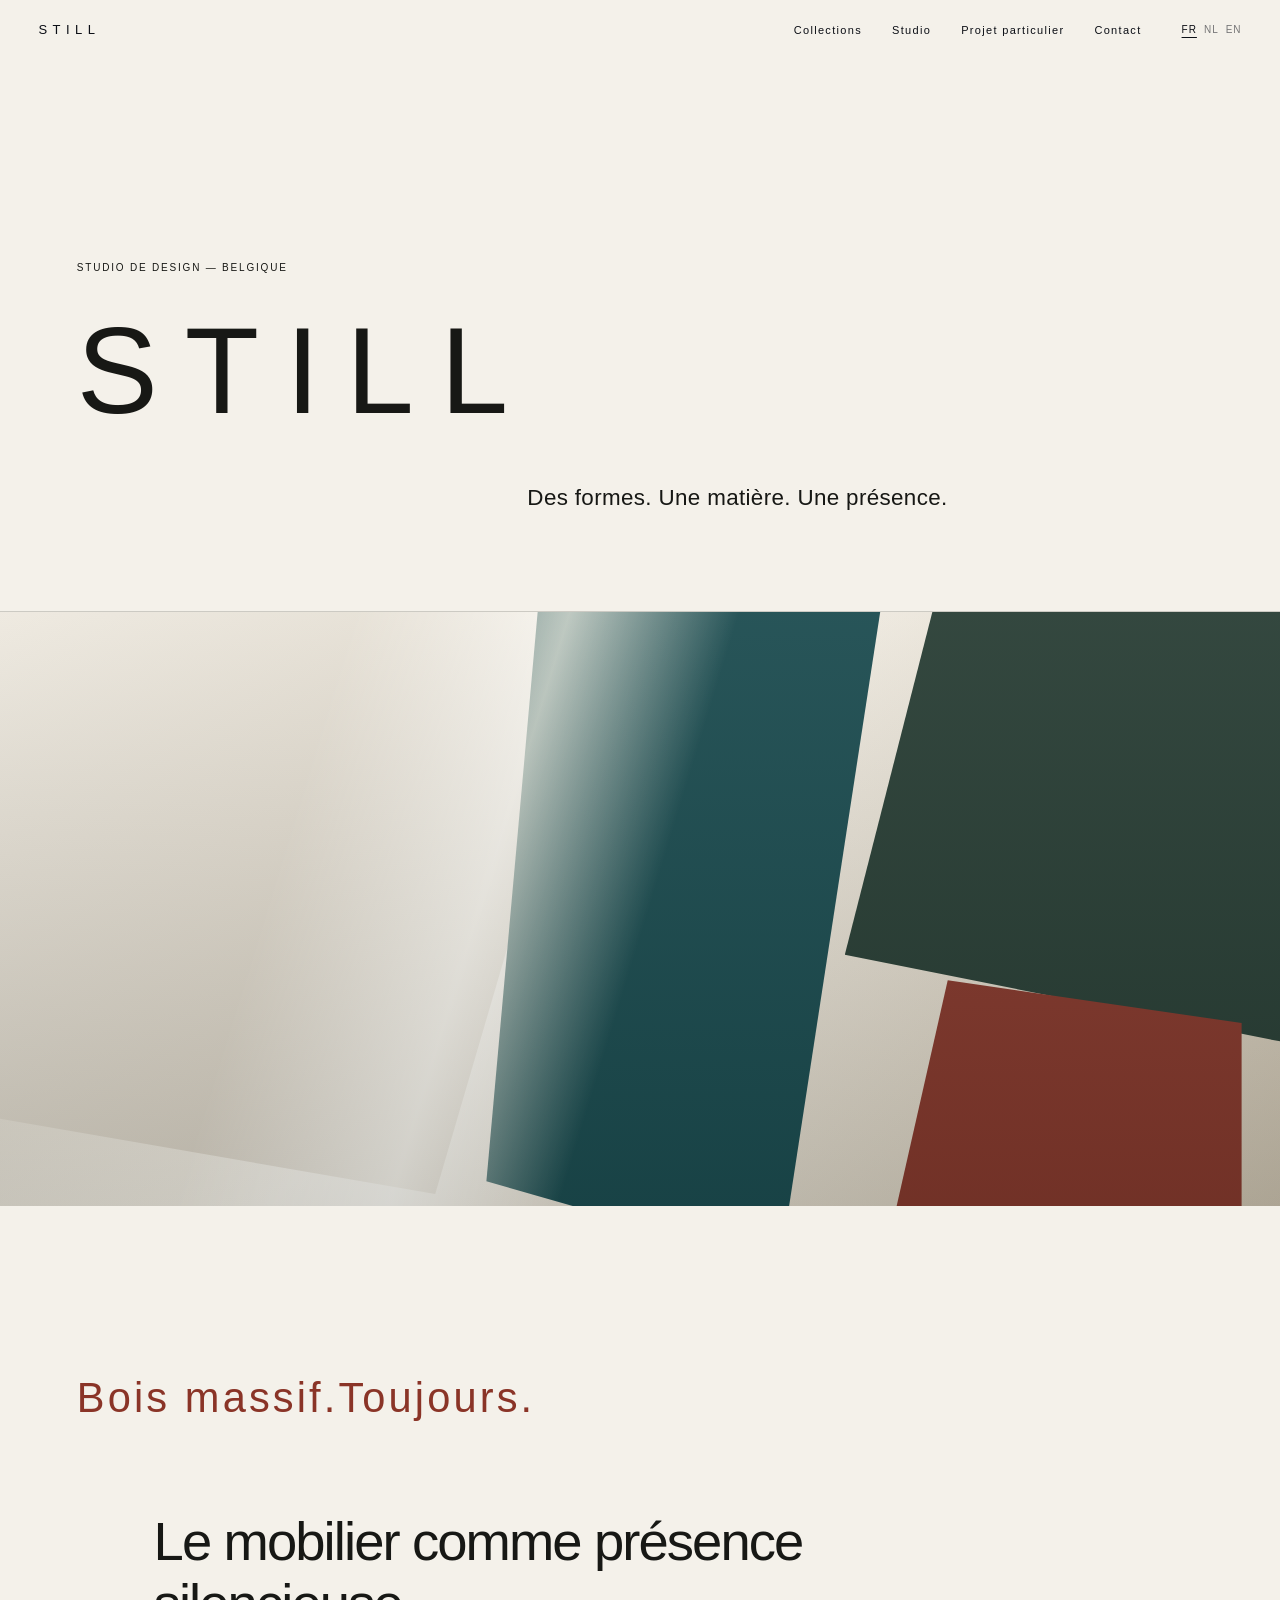
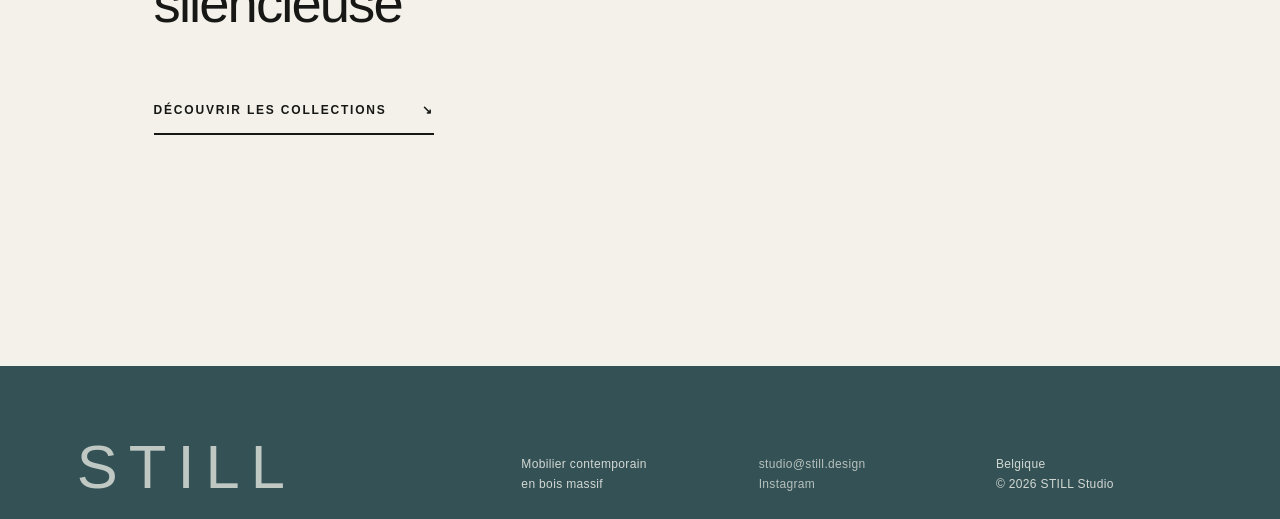
<file: index.html>
<!DOCTYPE html><html lang="fr"><head><meta charset="utf-8"/><meta content="width=device-width,initial-scale=1" name="viewport"/><meta content="STILL Studio — mobilier contemporain en bois massif, conçu et fabriqué en Belgique." name="description"/><title>STILL — Mobilier contemporain</title><link href="styles.css" rel="stylesheet"/></head><body class=""><header class="site-header"><a aria-label="STILL, accueil" class="brand" href="index.html">STILL</a><button aria-controls="menu" aria-expanded="false" class="menu-toggle">Menu</button><nav class="nav" id="menu"><a href="collections.html" data-i18n="nav_collections">Collections</a><a href="studio.html" data-i18n="nav_studio">Studio</a><a href="projet.html" data-i18n="nav_project">Projet particulier</a><a href="contact.html" data-i18n="nav_contact">Contact</a><span class="languages"><button data-lang="fr">FR</button><button data-lang="nl">NL</button><button data-lang="en">EN</button></span></nav></header><main><section class="intro"><p class="eyebrow" data-i18n="eyebrow">Studio de design — Belgique</p><h1>STILL</h1><p class="manifesto" data-i18n="manifesto">Des formes. Une matière. Une présence.</p></section><section aria-label="Univers STILL" class="hero"><div aria-hidden="true" class="hero-atmosphere"><div class="plane plane-light"></div><div class="plane plane-petrol"></div><div class="plane plane-forest"></div><div class="plane plane-padouk"></div><div class="light-beam"></div></div></section><section class="statement section-pad"><p class="kicker home-solid-wood" data-i18n="solid_wood">Bois massif. Toujours.</p><h2 class="home-silent-presence" data-i18n="silent_presence">Le mobilier comme<br/>présence silencieuse</h2><a class="text-link home-discover" href="collections.html"><span data-i18n="discover">Découvrir les collections</span> <span>↘</span></a></section></main><footer><div class="footer-brand">STILL</div><div><p data-i18n="footer_desc">Mobilier contemporain<br/>en bois massif</p></div><div><a href="mailto:studio@still.design">studio@still.design</a><br/><a href="#">Instagram</a></div><div><p><span data-i18n="country">Belgique</span><br/>© 2026 STILL Studio</p></div></footer><script src="script.js"></script></body></html>
</file>
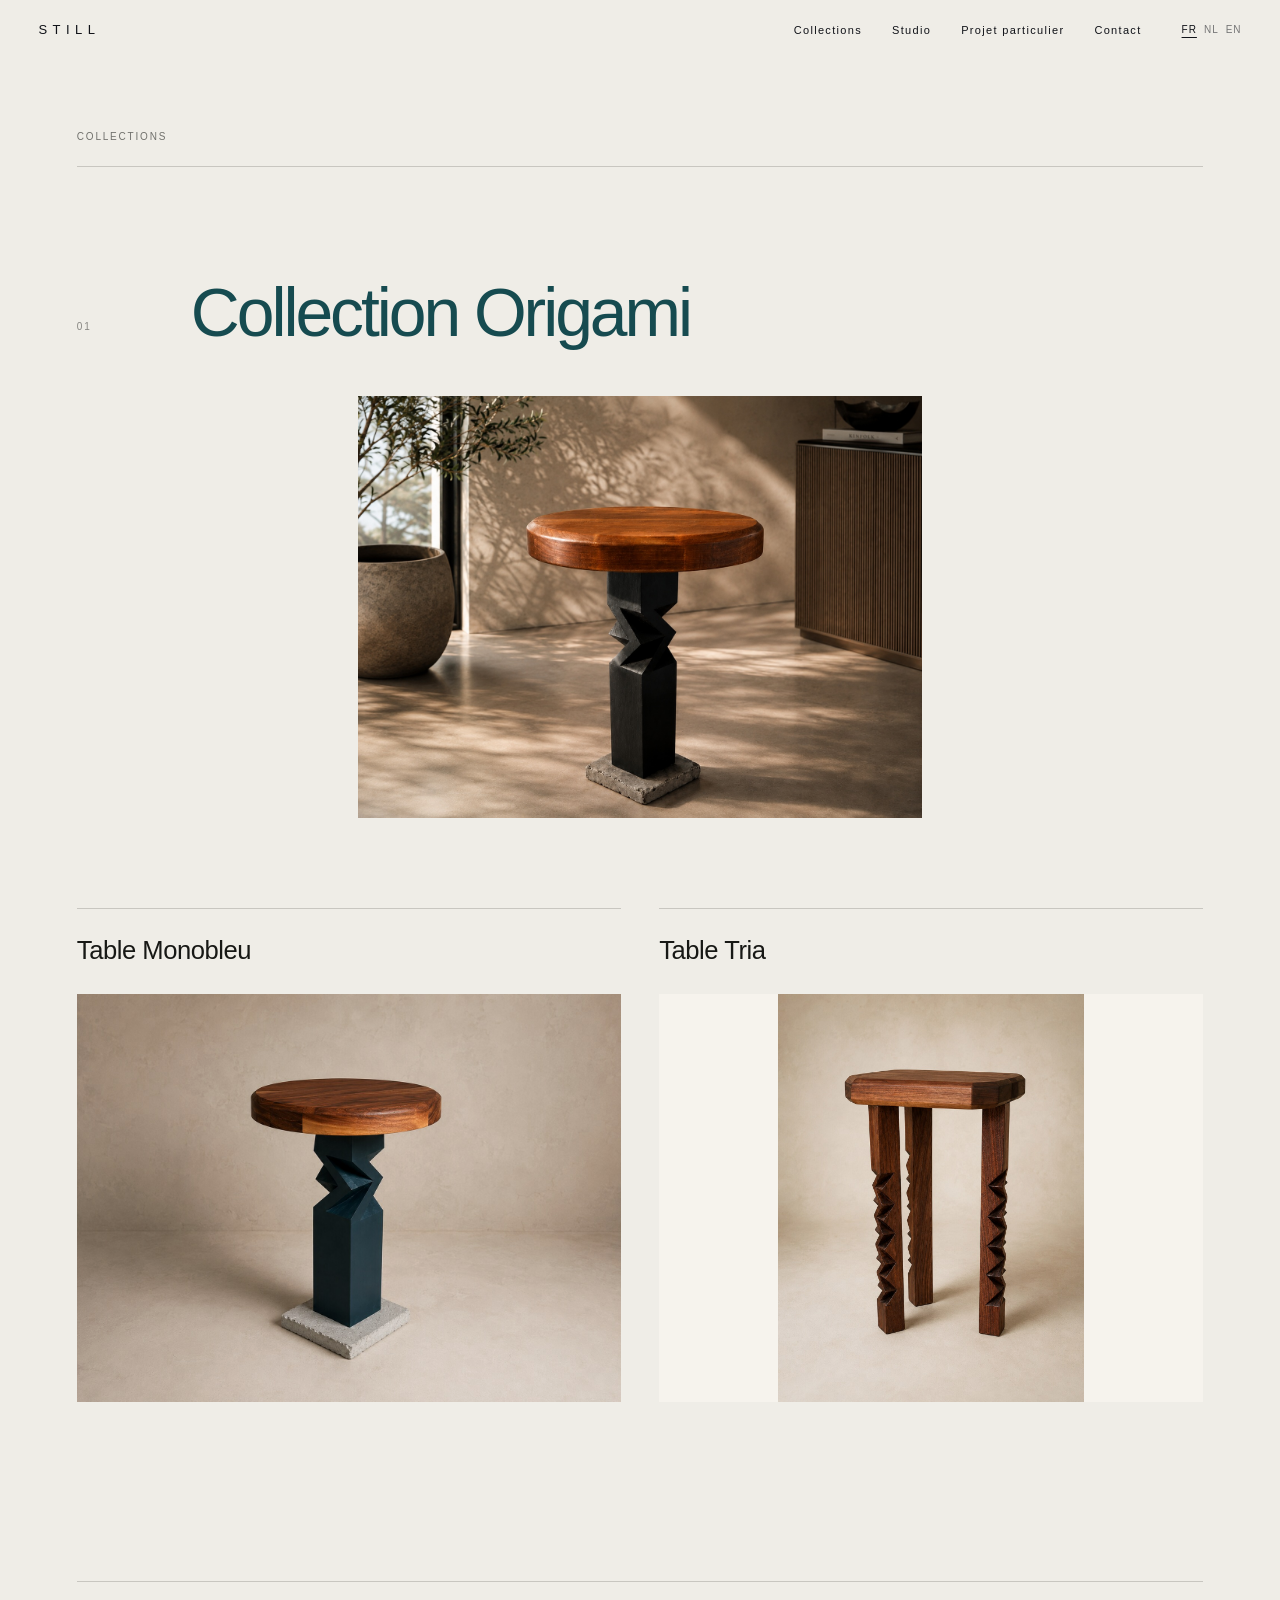
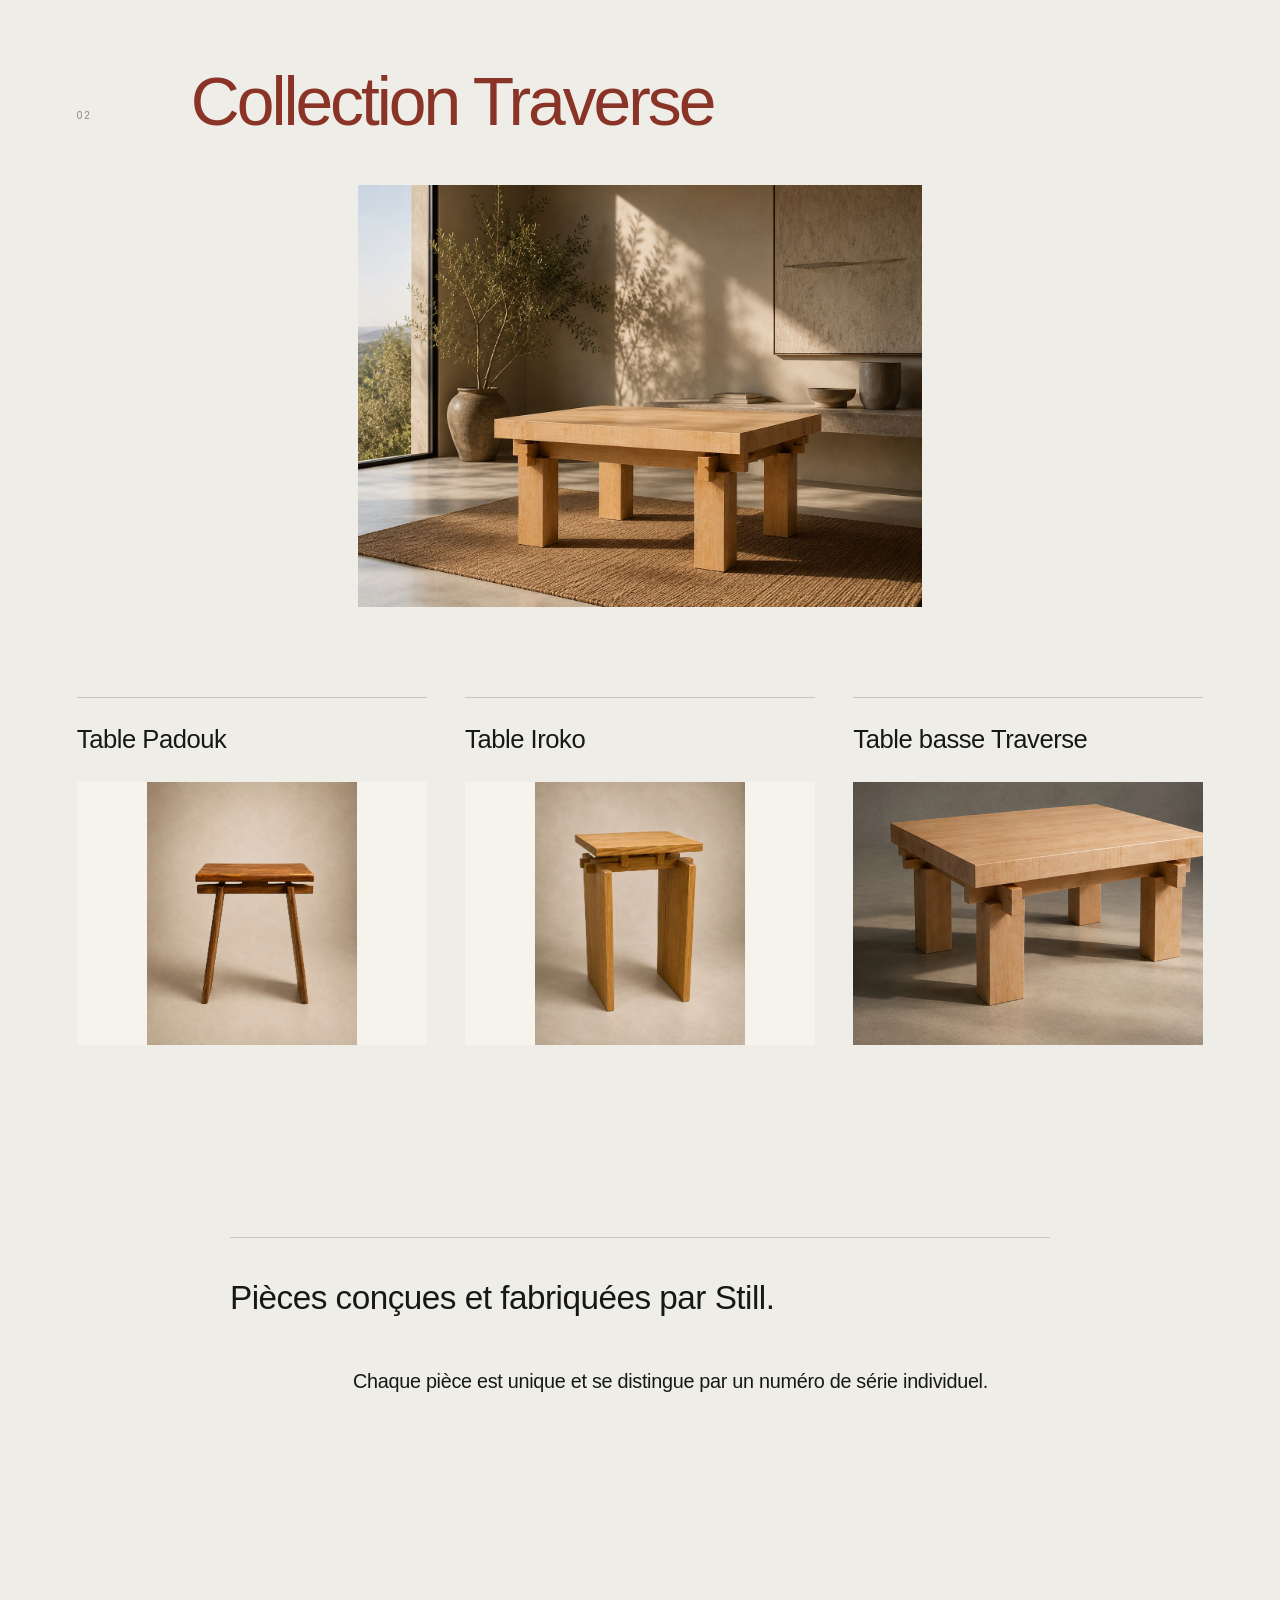
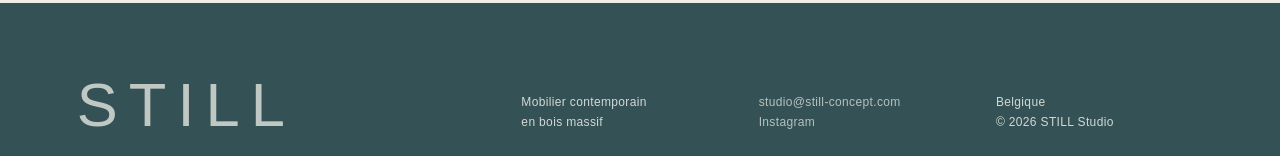
<file: collections.html>
<!DOCTYPE html>
<html lang="fr">
<head>
  <meta charset="utf-8"/>
  <meta content="width=device-width,initial-scale=1" name="viewport"/>
  <meta content="Collections STILL — mobilier contemporain en bois massif, conçu et fabriqué en Belgique." name="description"/>
  <title>Collections — STILL</title>
  <link href="styles.css" rel="stylesheet"/>
</head>
<body class="collections-v38-body">
<header class="site-header">
  <a aria-label="STILL, accueil" class="brand" href="index.html">STILL</a>
  <button aria-controls="menu" aria-expanded="false" class="menu-toggle">Menu</button>
  <nav class="nav" id="menu">
    <a href="collections.html" data-i18n="nav_collections">Collections</a>
    <a href="studio.html" data-i18n="nav_studio">Studio</a>
    <a href="projet.html" data-i18n="nav_project">Projet particulier</a>
    <a href="contact.html" data-i18n="nav_contact">Contact</a>
    <span class="languages"><button data-lang="fr">FR</button><button data-lang="nl">NL</button><button data-lang="en">EN</button></span>
  </nav>
</header>
<main class="collections-v38">
  <div class="collections-v38-heading"><p>Collections</p></div>

  <section class="collection-showcase-v38" aria-labelledby="origami-title">
    <div class="collection-title-v38"><span>01</span><h1 id="origami-title">Collection Origami</h1></div>
    <figure class="collection-presentation-v38 origami-presentation-v38">
      <img src="assets/images/v310/origami-presentation.jpg" alt="Collection Origami — vue de présentation"/>
    </figure>
    <div class="piece-cards-v38 two-cards-v38">
      <article class="piece-card-v38">
        <h2>Table Monobleu</h2>
        <a href="table-pied-bleu.html" aria-label="Découvrir la table Monobleu et voir plusieurs vues">
          <figure><img src="assets/images/v11/table-basse-pied-bleu-presentation.jpg" alt="Table Monobleu sur fond gris"/></figure>
        </a>
      </article>
      <article class="piece-card-v38">
        <h2>Table Tria</h2>
        <a href="table-trois-pieds.html" aria-label="Découvrir la table Tria et voir plusieurs vues">
          <figure class="contain-portrait"><img src="assets/images/v10/table-trois-pieds.jpg" alt="Table Tria sur fond gris"/></figure>
        </a>
      </article>
    </div>
  </section>

  <section class="collection-showcase-v38 traverse-showcase-v38" aria-labelledby="traverse-title">
    <div class="collection-title-v38"><span>02</span><h1 id="traverse-title">Collection Traverse</h1></div>
    <figure class="collection-presentation-v38 traverse-presentation-v38">
      <img src="assets/images/v37/traverse-presentation-contexte.jpg" alt="Collection Traverse — table basse en situation"/>
    </figure>
    <div class="piece-cards-v38 three-cards-v38">
      <article class="piece-card-v38">
        <h2>Table Padouk</h2>
        <a href="table-padouk.html" aria-label="Découvrir la table Padouk et voir plusieurs vues">
          <figure><img src="assets/images/v10/table-padouk-presentation.jpg" alt="Table Padouk"/></figure>
        </a>
      </article>
      <article class="piece-card-v38">
        <h2>Table Iroko</h2>
        <a href="table-iroko.html" aria-label="Découvrir la table Iroko et voir plusieurs vues">
          <figure class="contain-portrait"><img src="assets/images/v10/traverse-presentation.jpg" alt="Table Iroko"/></figure>
        </a>
      </article>
      <article class="piece-card-v38">
        <h2>Table basse Traverse</h2>
        <a href="table-basse-traverse.html" aria-label="Découvrir la table basse Traverse et voir plusieurs vues">
          <figure><img src="assets/images/v36/table-basse-traverse-1.jpg" alt="Table basse Traverse"/></figure>
        </a>
      </article>
    </div>
  </section>

  <section class="collections-copy-v38">
    <p data-i18n="collection_made">Pièces conçues et fabriquées par Still.</p>
    <p data-i18n="collection_unique">Chaque pièce est unique et se distingue par un numéro de série individuel.</p>
  </section>
</main>
<footer><div class="footer-brand">STILL</div><div><p data-i18n="footer_desc">Mobilier contemporain<br/>en bois massif</p></div><div><a href="mailto:studio@still-concept.com">studio@still-concept.com</a><br/><a href="#">Instagram</a></div><div><p><span data-i18n="country">Belgique</span><br/>© 2026 STILL Studio</p></div></footer>
<script src="script.js"></script>
</body>
</html>
</file>
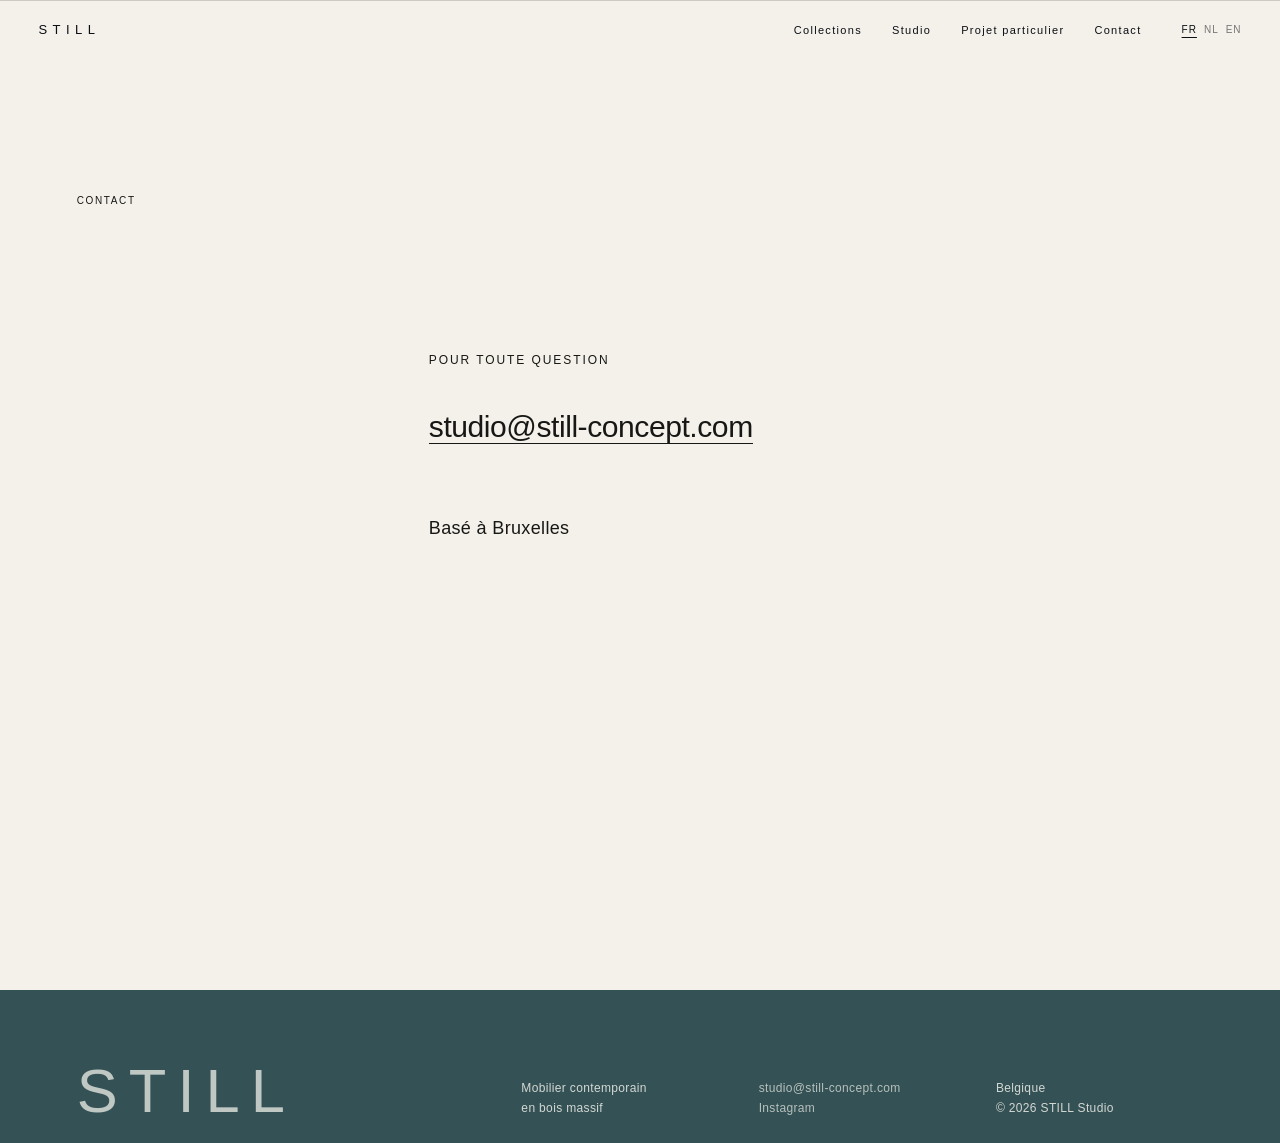
<file: contact.html>
<!DOCTYPE html><html lang="fr"><head><meta charset="utf-8"/><meta content="width=device-width,initial-scale=1" name="viewport"/><meta content="STILL Studio — mobilier contemporain en bois massif, conçu et fabriqué en Belgique." name="description"/><title>Contact — STILL</title><link href="styles.css" rel="stylesheet"/></head><body><header class="site-header"><a aria-label="STILL, accueil" class="brand" href="index.html">STILL</a><button aria-controls="menu" aria-expanded="false" class="menu-toggle">Menu</button><nav class="nav" id="menu"><a href="collections.html" data-i18n="nav_collections">Collections</a><a href="studio.html" data-i18n="nav_studio">Studio</a><a href="projet.html" data-i18n="nav_project">Projet particulier</a><a href="contact.html" data-i18n="nav_contact">Contact</a><span class="languages"><button data-lang="fr">FR</button><button data-lang="nl">NL</button><button data-lang="en">EN</button></span></nav></header><main><section class="standalone-page contact-page"><div class="standalone-label" data-i18n="nav_contact">Contact</div><div class="standalone-content contact-content"><p class="contact-note" data-i18n="contact_questions">Pour toute question</p><p class="standalone-intro contact-email"><a href="mailto:studio@still-concept.com">studio@still-concept.com</a></p><p class="contact-location" data-i18n="based_brussels">Basé à Bruxelles</p></div></section></main><footer><div class="footer-brand">STILL</div><div><p data-i18n="footer_desc">Mobilier contemporain<br/>en bois massif</p></div><div><a href="mailto:studio@still-concept.com">studio@still-concept.com</a><br/><a href="#">Instagram</a></div><div><p><span data-i18n="country">Belgique</span><br/>© 2026 STILL Studio</p></div></footer><script src="script.js"></script></body></html>
</file>
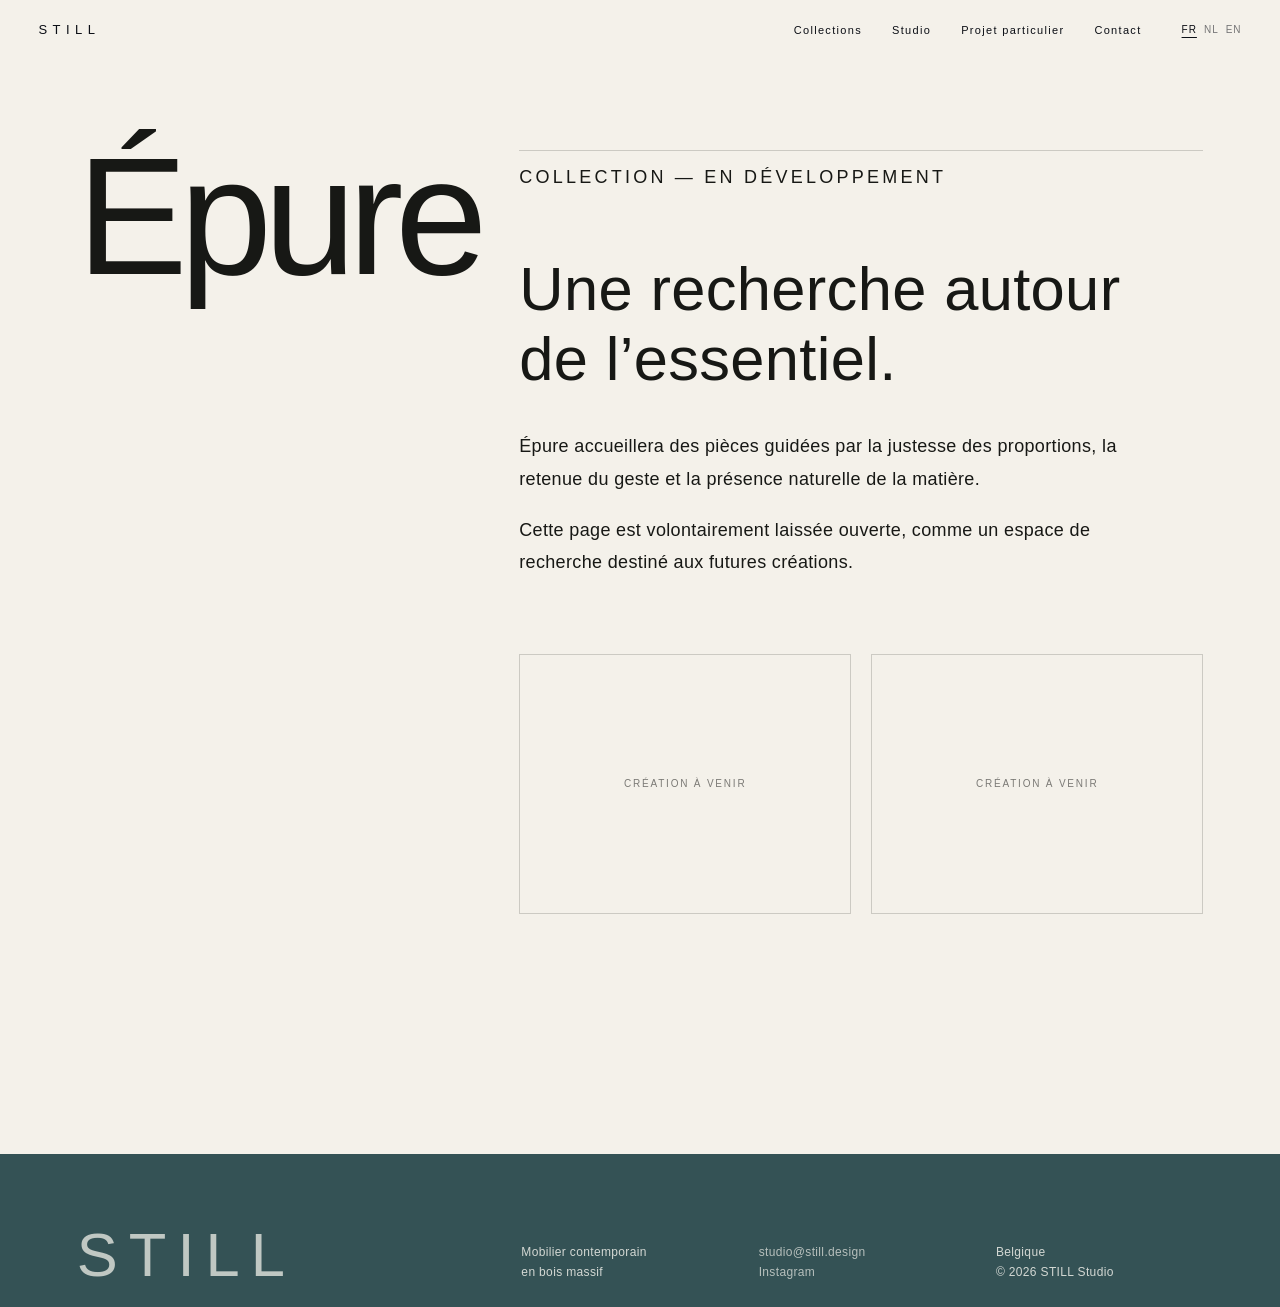
<file: epure.html>
<!DOCTYPE html>
<html lang="fr"><head><meta charset="utf-8"/><meta content="width=device-width,initial-scale=1" name="viewport"/><meta content="Collection Épure par STILL Studio — créations à venir." name="description"/><title>Épure — STILL</title><link href="styles.css" rel="stylesheet"/></head><body><header class="site-header"><a aria-label="STILL, accueil" class="brand" href="index.html">STILL</a><button aria-controls="menu" aria-expanded="false" class="menu-toggle">Menu</button><nav class="nav" id="menu"><a data-i18n="nav_collections" href="collections.html">Collections</a><a data-i18n="nav_studio" href="studio.html">Studio</a><a data-i18n="nav_project" href="projet.html">Projet particulier</a><a data-i18n="nav_contact" href="contact.html">Contact</a><span class="languages"><button data-lang="fr">FR</button><button data-lang="nl">NL</button><button data-lang="en">EN</button></span></nav></header><main class="reserved"><h1>Épure</h1><div class="reserved-copy"><p class="eyebrow">Collection — en développement</p><h2>Une recherche autour de l’essentiel.</h2><p>Épure accueillera des pièces guidées par la justesse des proportions, la retenue du geste et la présence naturelle de la matière.</p><p>Cette page est volontairement laissée ouverte, comme un espace de recherche destiné aux futures créations.</p><div class="future-grid"><div class="future-slot">Création à venir</div><div class="future-slot">Création à venir</div></div></div></main><footer><div class="footer-brand">STILL</div><div><p data-i18n="footer_desc">Mobilier contemporain<br/>en bois massif</p></div><div><a href="mailto:studio@still.design">studio@still.design</a><br/><a href="#">Instagram</a></div><div><p><span data-i18n="country">Belgique</span><br/>© 2026 STILL Studio</p></div></footer><script src="script.js"></script></body></html>
</file>
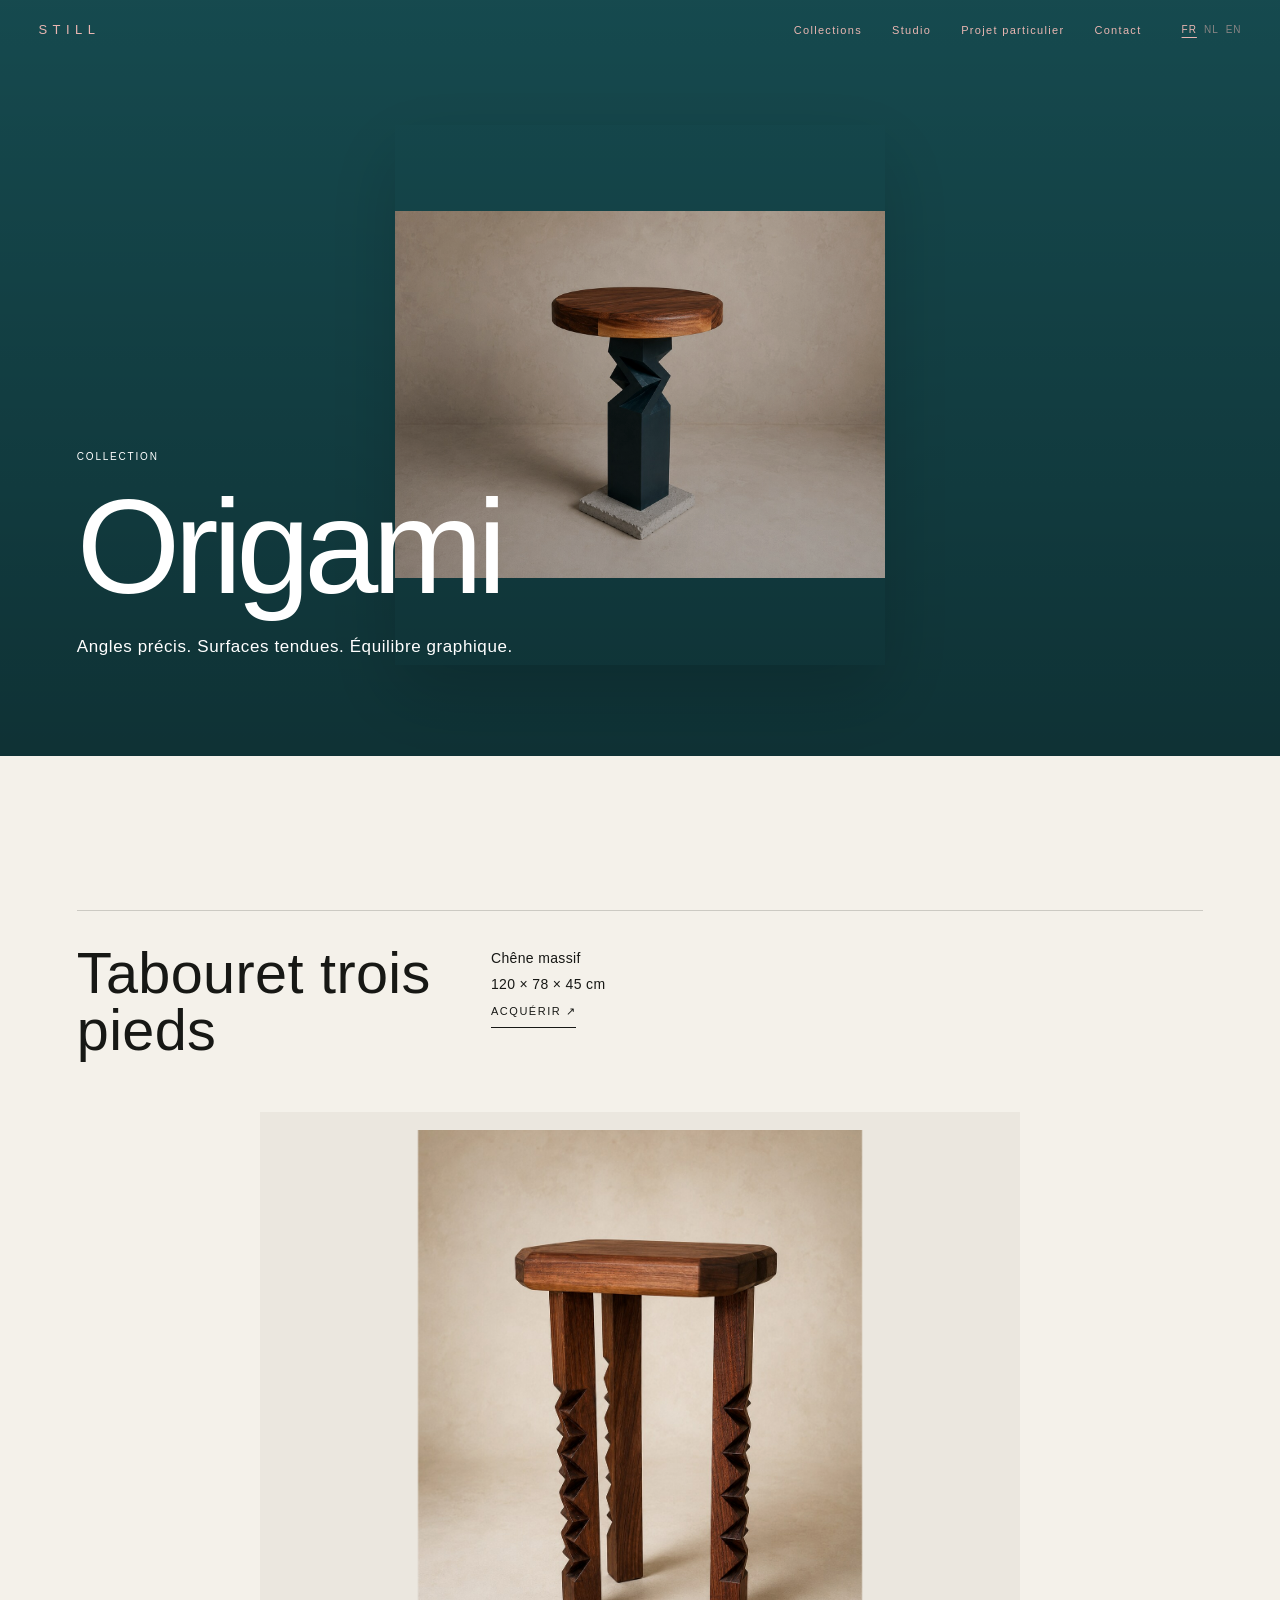
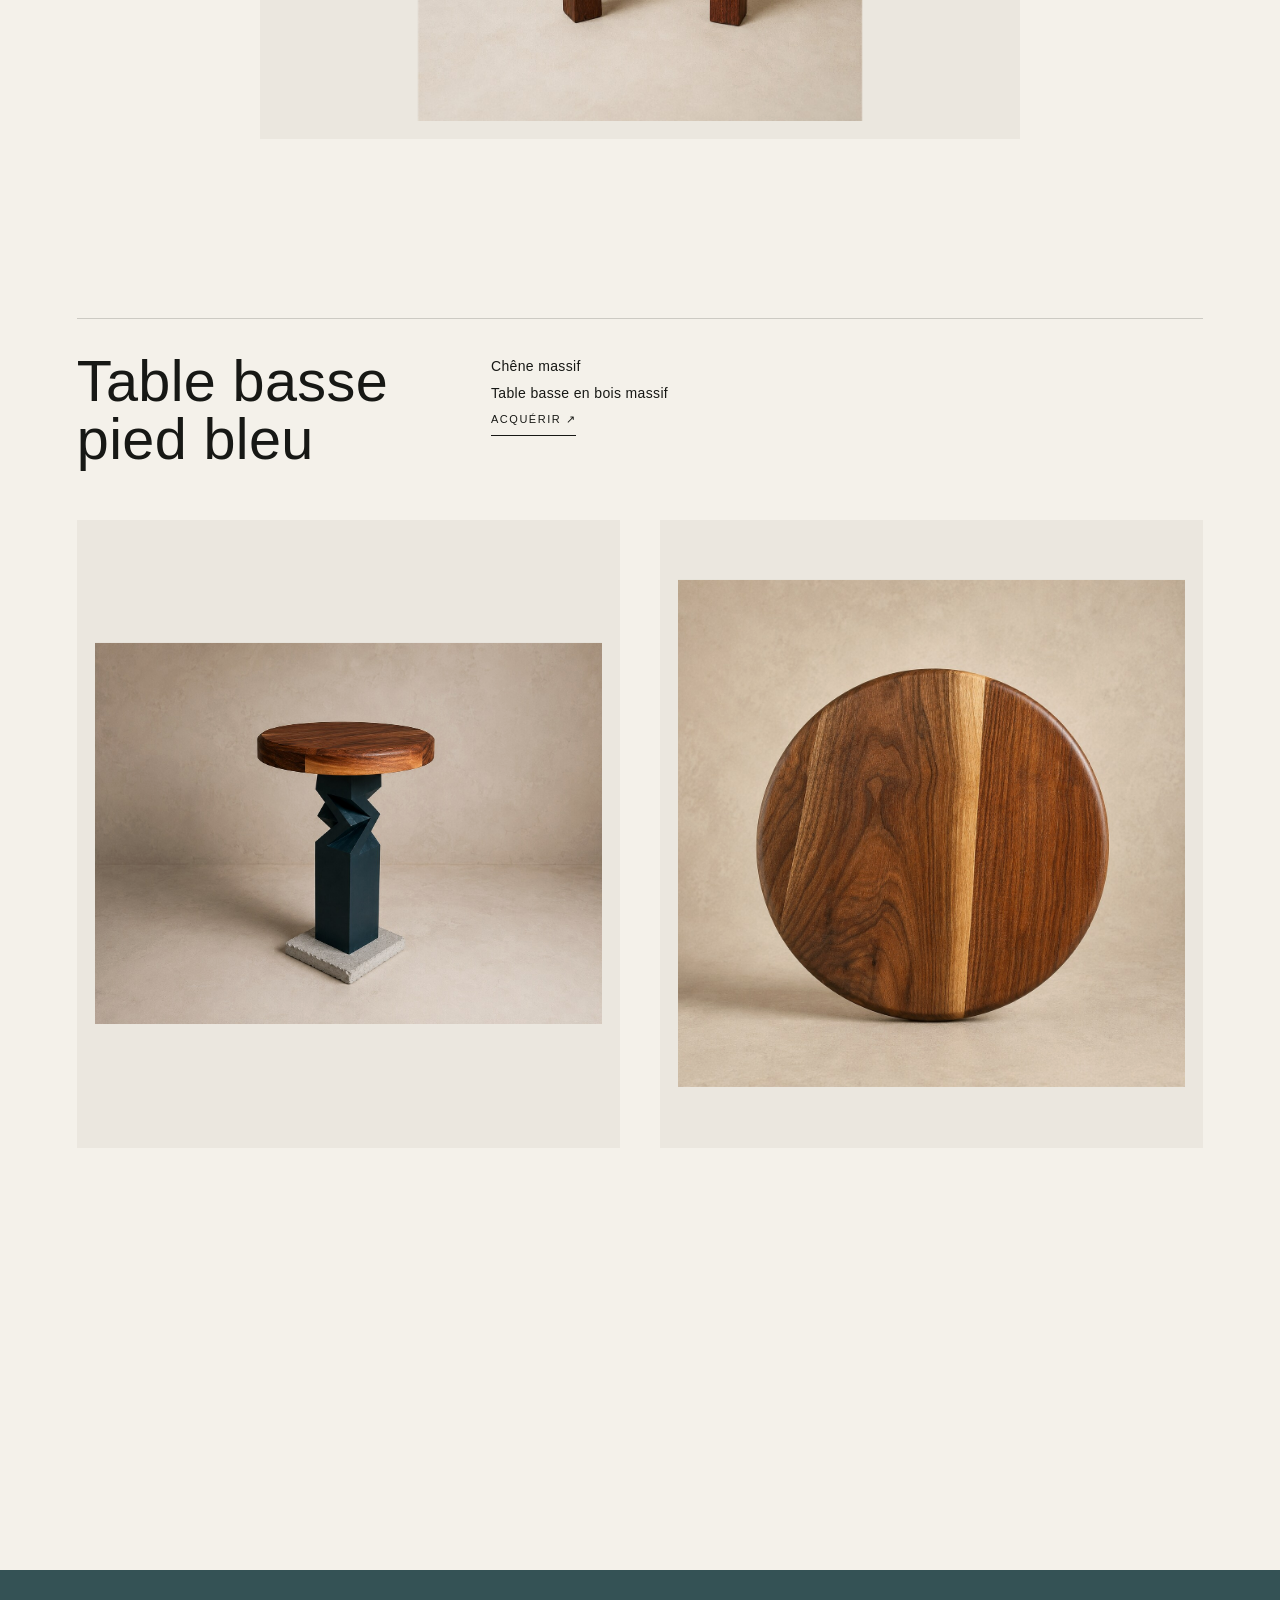
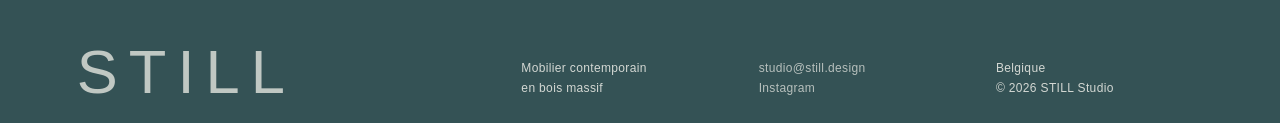
<file: origami.html>
<!DOCTYPE html>

<html lang="fr"><head><meta charset="utf-8"/><meta content="width=device-width,initial-scale=1" name="viewport"/><meta content="Collection Origami par STILL Studio." name="description"/><title>Origami — STILL</title><link href="styles.css" rel="stylesheet"/><style>:root{--collection:var(--petrol)}</style></head><body class="collection-page"><header class="site-header"><a aria-label="STILL, accueil" class="brand" href="index.html">STILL</a><button aria-controls="menu" aria-expanded="false" class="menu-toggle">Menu</button><nav class="nav" id="menu"><a data-i18n="nav_collections" href="collections.html">Collections</a><a data-i18n="nav_studio" href="studio.html">Studio</a><a data-i18n="nav_project" href="projet.html">Projet particulier</a><a data-i18n="nav_contact" href="contact.html">Contact</a><span class="languages"><button data-lang="fr">FR</button><button data-lang="nl">NL</button><button data-lang="en">EN</button></span></nav></header><main><section class="collection-hero"><img alt="Table gigogne bleue de la collection Origami" decoding="async" fetchpriority="high" src="assets/images/v10/origami-presentation.jpg"/><div class="collection-title"><p data-i18n="collection_label">Collection</p><h1>Origami</h1><p class="lead">Angles précis. Surfaces tendues. Équilibre graphique.</p></div></section><section class="pieces"><article class="piece-group"><div class="piece-meta"><h2>Tabouret trois pieds</h2><div><p>Chêne massif<br/>120 × 78 × 45 cm</p><a class="text-link" data-i18n="acquire" href="mailto:studio@still.design?subject=Origami%20—%20Tabouret%20trois%20pieds">Acquérir <span>↗</span></a></div></div><div class="gallery-pair gallery-single"><figure><img alt="Tabouret trois pieds Origami" decoding="async" loading="lazy" src="assets/images/v10/table-trois-pieds.jpg"/></figure></div></article><article class="piece-group"><div class="piece-meta"><h2>Table basse pied bleu</h2><div><p>Chêne massif<br/>Table basse en bois massif</p><a class="text-link" data-i18n="acquire" href="mailto:studio@still.design?subject=Origami%20—%20Table%20basse%20pied%20bleu">Acquérir <span>↗</span></a></div></div><div class="gallery-pair"><figure><img alt="Table basse pied bleu, vue complète" decoding="async" loading="lazy" src="assets/images/v11/table-basse-pied-bleu-presentation.jpg"/></figure><figure><img alt="Table basse pied bleu, détail du plateau" decoding="async" loading="lazy" src="assets/images/v11/table-basse-pied-bleu-detail.jpg"/></figure></div></article></section></main><footer><div class="footer-brand">STILL</div><div><p data-i18n="footer_desc">Mobilier contemporain<br/>en bois massif</p></div><div><a href="mailto:studio@still.design">studio@still.design</a><br/><a href="#">Instagram</a></div><div><p><span data-i18n="country">Belgique</span><br/>© 2026 STILL Studio</p></div></footer><script src="script.js"></script></body></html>
</file>
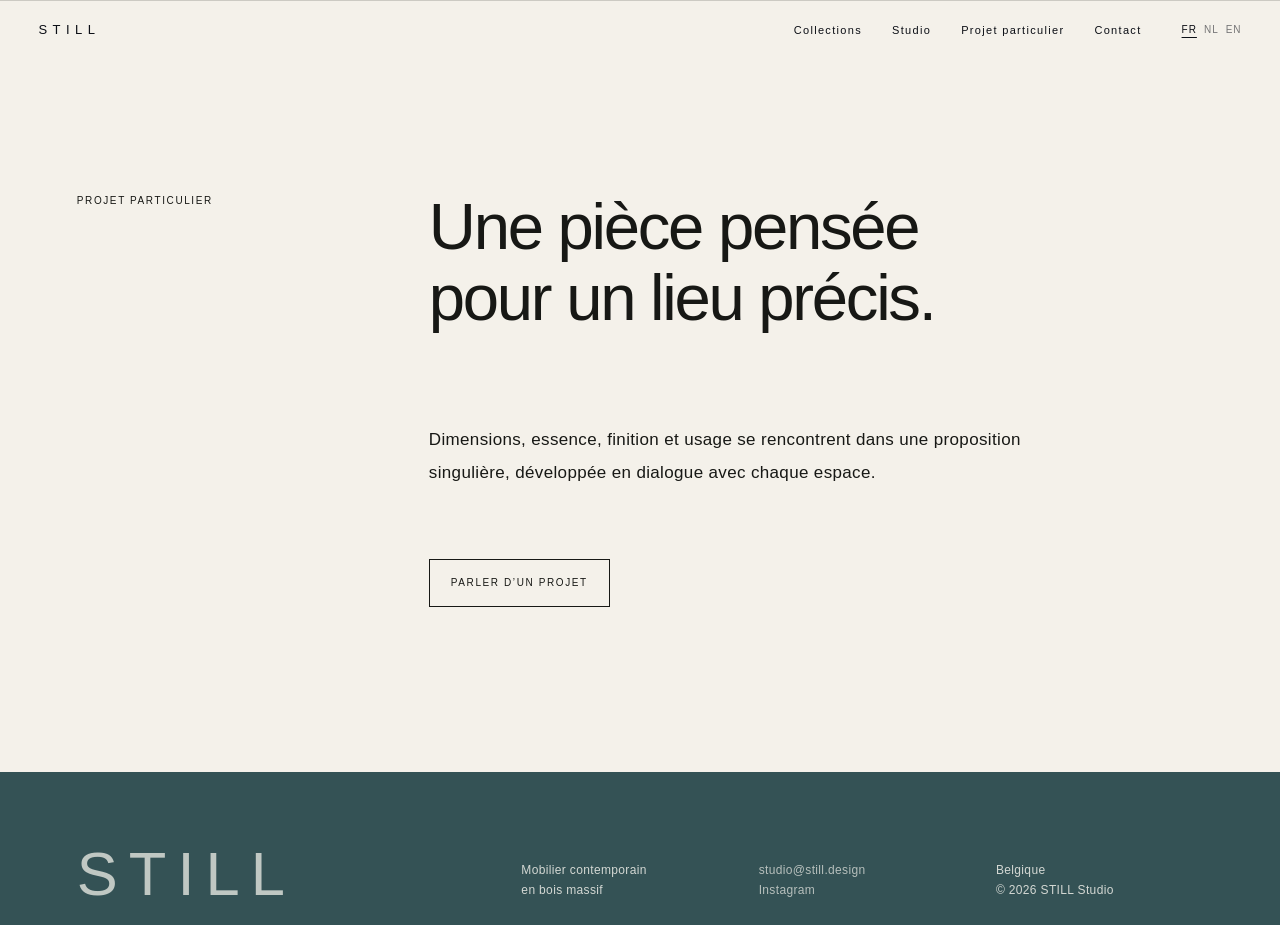
<file: projet.html>
<!DOCTYPE html><html lang="fr"><head><meta charset="utf-8"/><meta content="width=device-width,initial-scale=1" name="viewport"/><meta content="STILL Studio — mobilier contemporain en bois massif, conçu et fabriqué en Belgique." name="description"/><title>Projet particulier — STILL</title><link href="styles.css" rel="stylesheet"/></head><body class="project-body"><header class="site-header"><a aria-label="STILL, accueil" class="brand" href="index.html">STILL</a><button aria-controls="menu" aria-expanded="false" class="menu-toggle">Menu</button><nav class="nav" id="menu"><a href="collections.html" data-i18n="nav_collections">Collections</a><a href="studio.html" data-i18n="nav_studio">Studio</a><a href="projet.html" data-i18n="nav_project">Projet particulier</a><a href="contact.html" data-i18n="nav_contact">Contact</a><span class="languages"><button data-lang="fr">FR</button><button data-lang="nl">NL</button><button data-lang="en">EN</button></span></nav></header><main><section class="standalone-page project-page"><div class="standalone-label" data-i18n="nav_project">Projet particulier</div><div class="standalone-content"><h1 data-i18n="project_title">Une pièce pensée<br/>pour un lieu précis.</h1><p class="standalone-intro" data-i18n="project_p">Dimensions, essence, finition et usage se rencontrent dans une proposition singulière, développée en dialogue avec chaque espace.</p><a class="button light-button" href="mailto:studio@still.design?subject=Projet%20particulier" data-i18n="talk_project">Parler d’un projet</a></div></section></main><footer><div class="footer-brand">STILL</div><div><p data-i18n="footer_desc">Mobilier contemporain<br/>en bois massif</p></div><div><a href="mailto:studio@still.design">studio@still.design</a><br/><a href="#">Instagram</a></div><div><p><span data-i18n="country">Belgique</span><br/>© 2026 STILL Studio</p></div></footer><script src="script.js"></script></body></html>
</file>
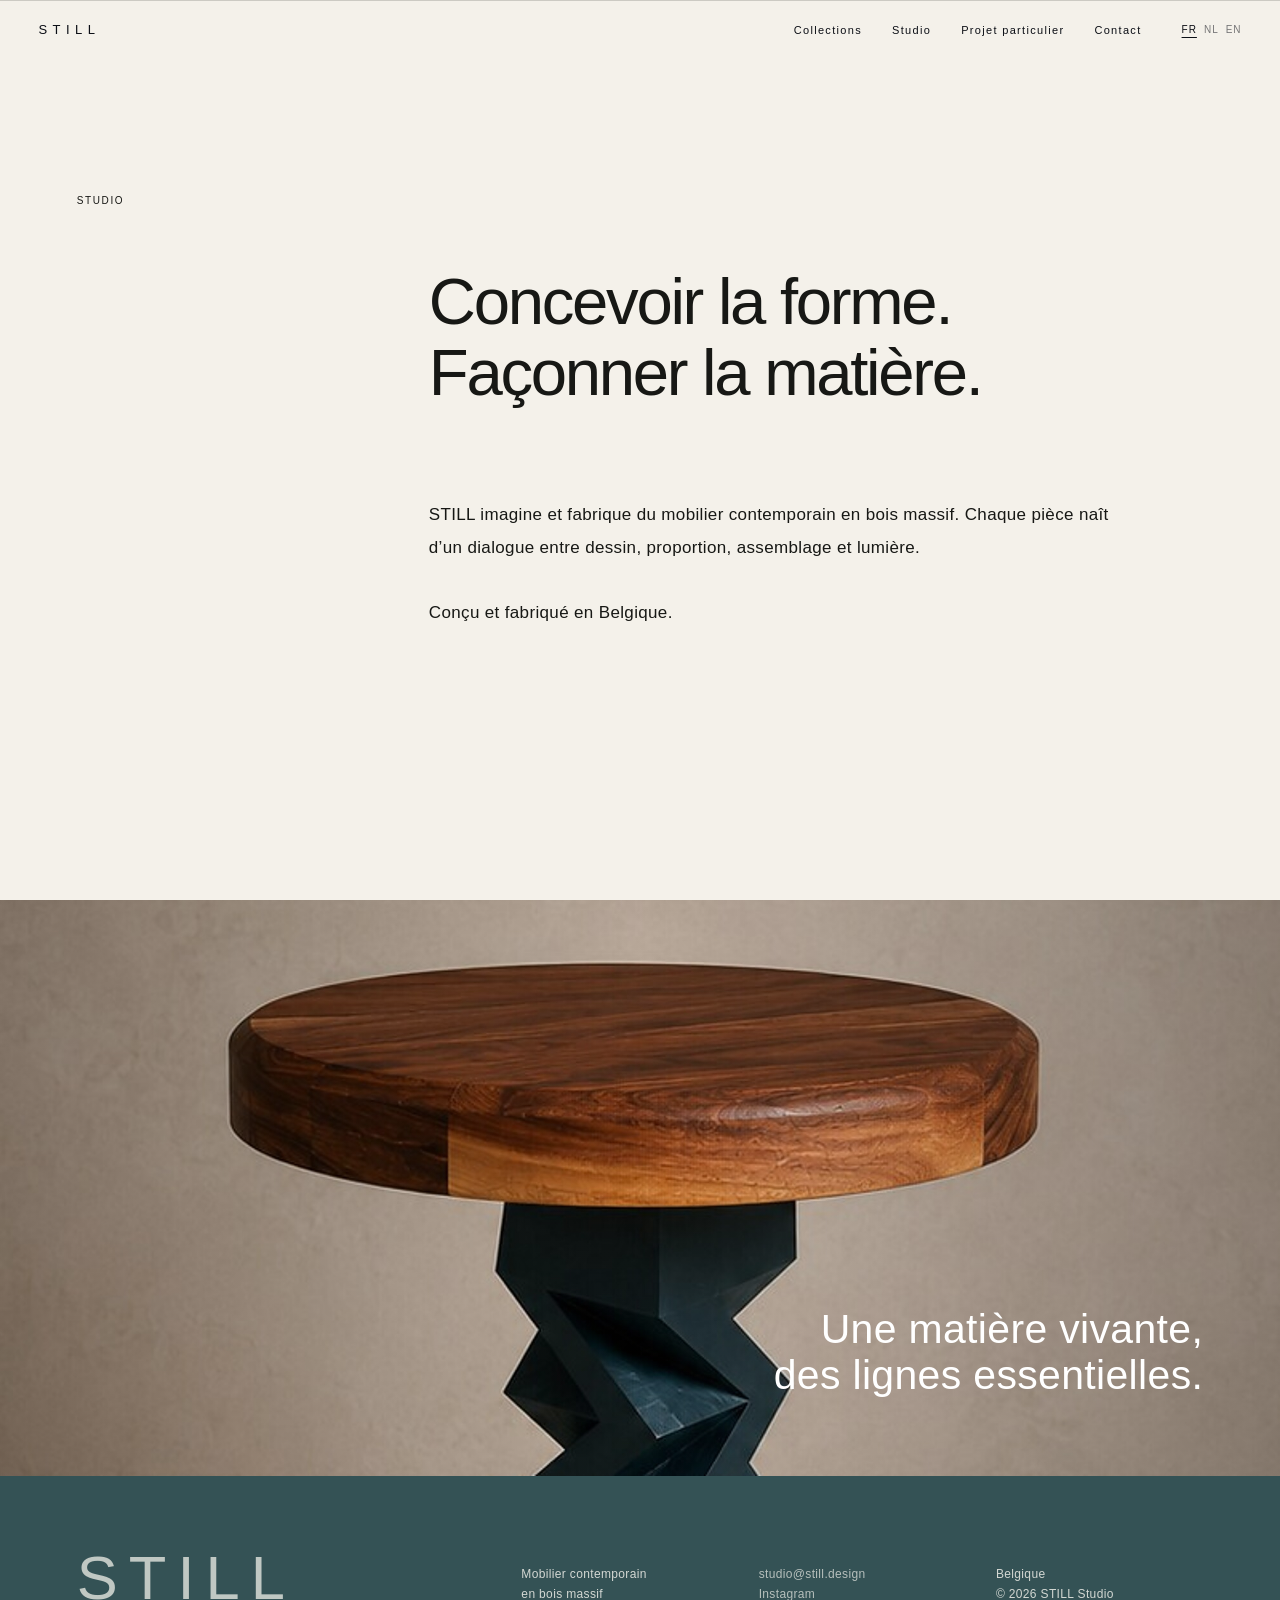
<file: studio.html>
<!DOCTYPE html><html lang="fr"><head><meta charset="utf-8"/><meta content="width=device-width,initial-scale=1" name="viewport"/><meta content="STILL Studio — mobilier contemporain en bois massif, conçu et fabriqué en Belgique." name="description"/><title>Studio — STILL</title><link href="styles.css" rel="stylesheet"/></head><body class="studio-body"><header class="site-header"><a aria-label="STILL, accueil" class="brand" href="index.html">STILL</a><button aria-controls="menu" aria-expanded="false" class="menu-toggle">Menu</button><nav class="nav" id="menu"><a href="collections.html" data-i18n="nav_collections">Collections</a><a href="studio.html" data-i18n="nav_studio">Studio</a><a href="projet.html" data-i18n="nav_project">Projet particulier</a><a href="contact.html" data-i18n="nav_contact">Contact</a><span class="languages"><button data-lang="fr">FR</button><button data-lang="nl">NL</button><button data-lang="en">EN</button></span></nav></header><main><section class="standalone-page studio-page"><div class="standalone-label" data-i18n="nav_studio">Studio</div><div class="standalone-content"><h1 data-i18n="studio_title">Concevoir la forme.<br/>Façonner la matière.</h1><p class="standalone-intro" data-i18n="studio_p1">STILL imagine et fabrique du mobilier contemporain en bois massif. Chaque pièce naît d’un dialogue entre dessin, proportion, assemblage et lumière.</p><p data-i18n="made_belgium">Conçu et fabriqué en Belgique.</p></div></section><section class="image-break"><img alt="Veinage sombre d’un bois massif" src="assets/images/v10/bois-net.jpg"/><p data-i18n="material_lines">Une matière vivante,<br/>des lignes essentielles.</p></section></main><footer><div class="footer-brand">STILL</div><div><p data-i18n="footer_desc">Mobilier contemporain<br/>en bois massif</p></div><div><a href="mailto:studio@still.design">studio@still.design</a><br/><a href="#">Instagram</a></div><div><p><span data-i18n="country">Belgique</span><br/>© 2026 STILL Studio</p></div></footer><script src="script.js"></script></body></html>
</file>
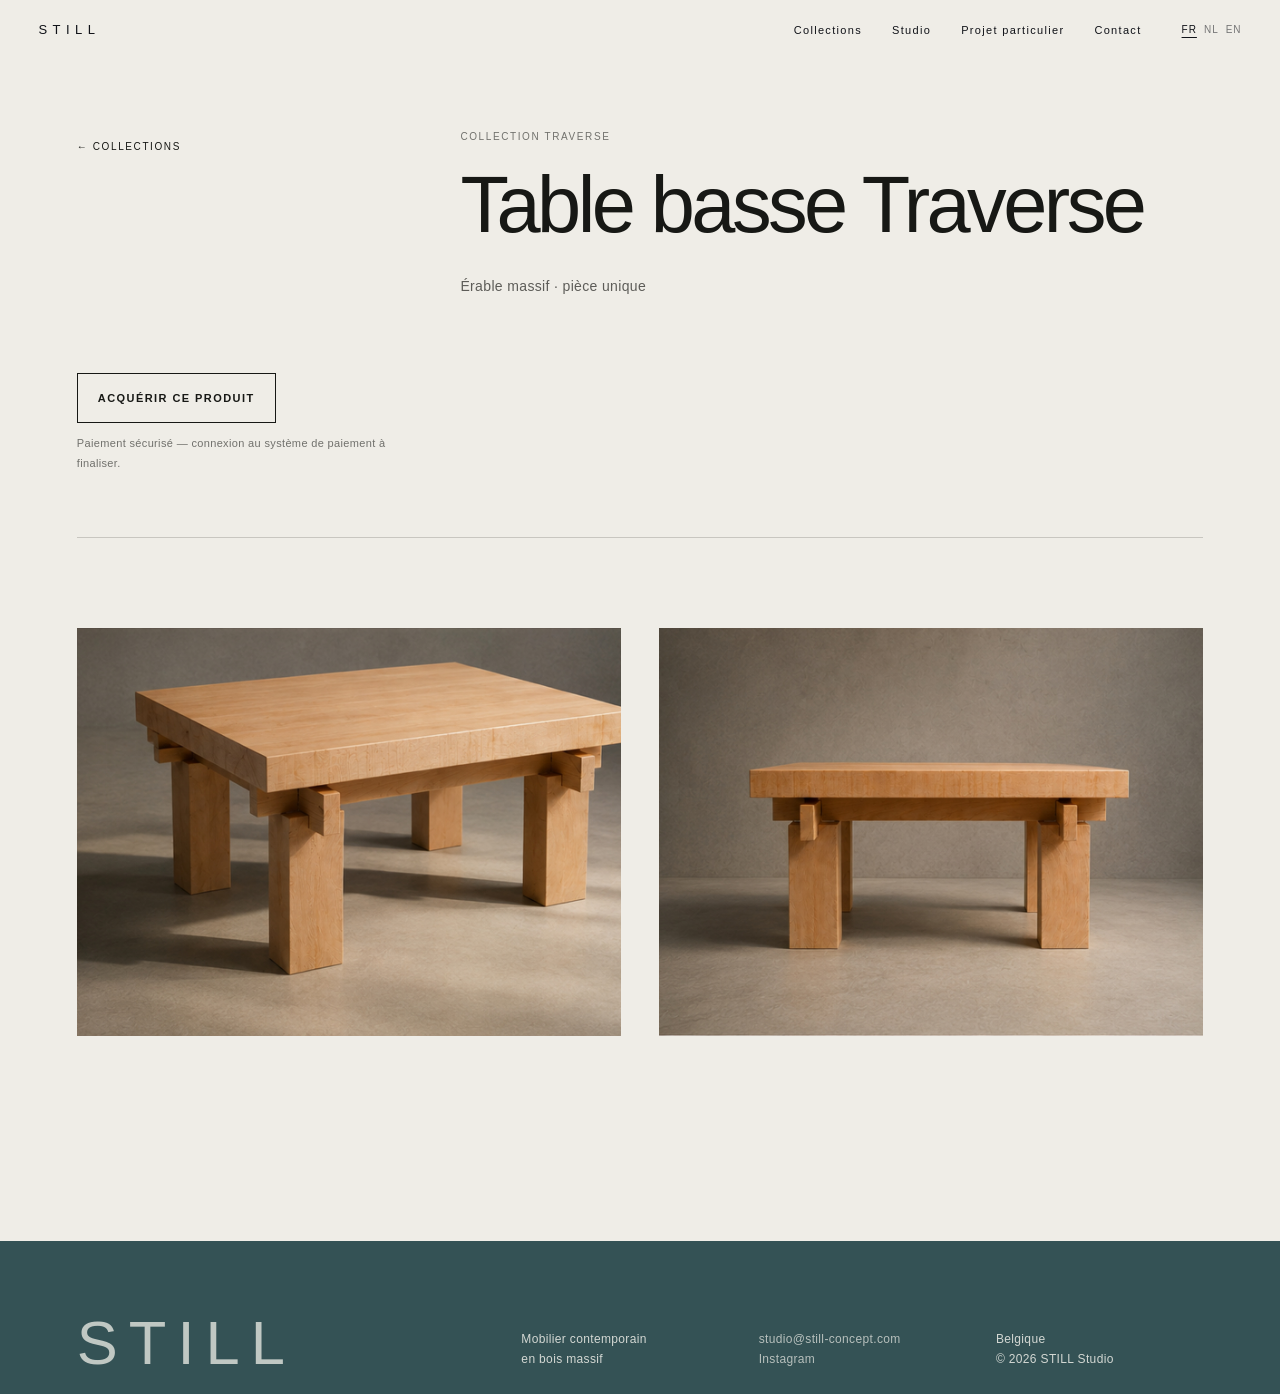
<file: table-basse-traverse.html>
<!DOCTYPE html><html lang="fr"><head><meta charset="utf-8"/><meta content="width=device-width,initial-scale=1" name="viewport"/><title>Table basse Traverse — STILL</title><link href="styles.css" rel="stylesheet"/></head><body class="piece-detail-body"><header class="site-header"><a aria-label="STILL, accueil" class="brand" href="index.html">STILL</a><button aria-controls="menu" aria-expanded="false" class="menu-toggle">Menu</button><nav class="nav" id="menu"><a href="collections.html" data-i18n="nav_collections">Collections</a><a href="studio.html" data-i18n="nav_studio">Studio</a><a href="projet.html" data-i18n="nav_project">Projet particulier</a><a href="contact.html" data-i18n="nav_contact">Contact</a><span class="languages"><button data-lang="fr">FR</button><button data-lang="nl">NL</button><button data-lang="en">EN</button></span></nav></header><main class="piece-detail-v38"><div class="piece-detail-top"><a class="piece-back" href="collections.html">← Collections</a><div><p class="piece-collection-name">Collection Traverse</p><h1>Table basse Traverse</h1><p class="piece-detail-meta">Érable massif · pièce unique</p></div><div class="piece-purchase"><a class="purchase-button" href="contact.html?produit=traverse-basse">Acquérir ce produit</a><p class="purchase-note">Paiement sécurisé — connexion au système de paiement à finaliser.</p></div></div><div class="piece-detail-gallery"><figure><img src="assets/images/v36/table-basse-traverse-1.jpg" alt="Table basse Traverse — vue trois quarts sur fond gris" loading="lazy"/></figure><figure><img src="assets/images/v36/table-basse-traverse-2.jpg" alt="Table basse Traverse — vue de face sur fond gris" loading="lazy"/></figure></div></main><footer><div class="footer-brand">STILL</div><div><p data-i18n="footer_desc">Mobilier contemporain<br/>en bois massif</p></div><div><a href="mailto:studio@still-concept.com">studio@still-concept.com</a><br/><a href="#">Instagram</a></div><div><p><span data-i18n="country">Belgique</span><br/>© 2026 STILL Studio</p></div></footer><script src="script.js"></script></body></html>
</file>
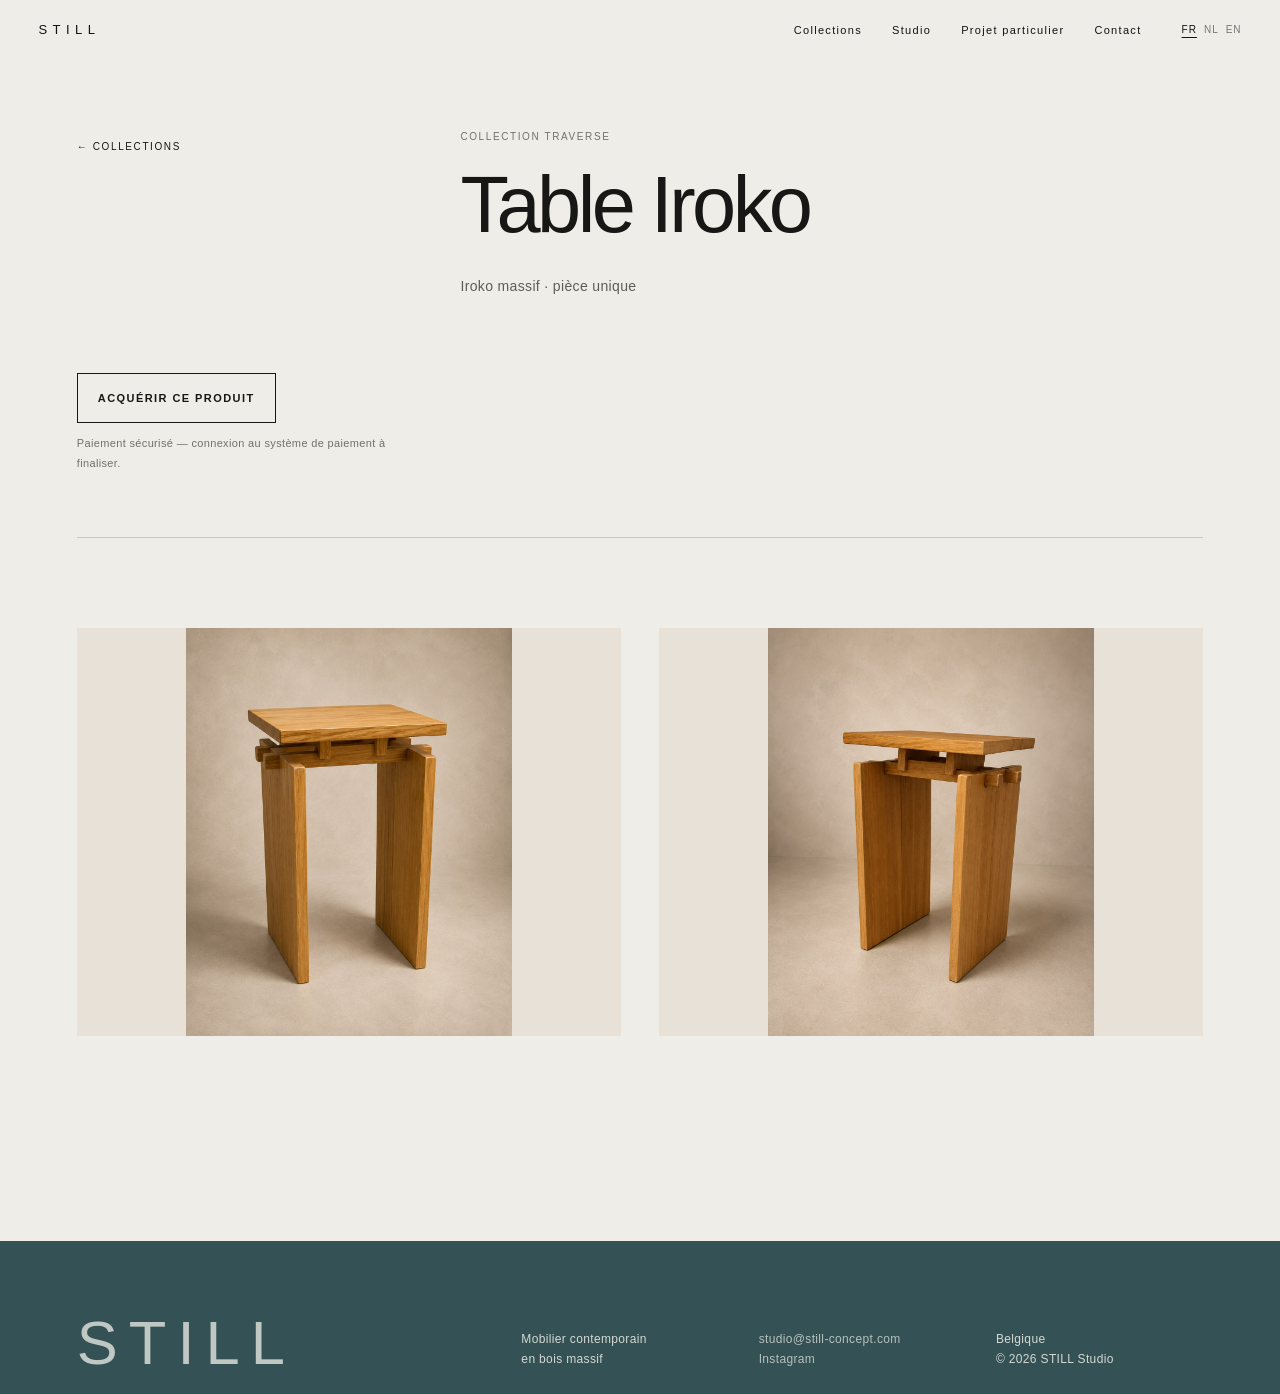
<file: table-iroko.html>
<!DOCTYPE html><html lang="fr"><head><meta charset="utf-8"/><meta content="width=device-width,initial-scale=1" name="viewport"/><title>Table Iroko — STILL</title><link href="styles.css" rel="stylesheet"/></head><body class="piece-detail-body"><header class="site-header"><a aria-label="STILL, accueil" class="brand" href="index.html">STILL</a><button aria-controls="menu" aria-expanded="false" class="menu-toggle">Menu</button><nav class="nav" id="menu"><a href="collections.html" data-i18n="nav_collections">Collections</a><a href="studio.html" data-i18n="nav_studio">Studio</a><a href="projet.html" data-i18n="nav_project">Projet particulier</a><a href="contact.html" data-i18n="nav_contact">Contact</a><span class="languages"><button data-lang="fr">FR</button><button data-lang="nl">NL</button><button data-lang="en">EN</button></span></nav></header><main class="piece-detail-v38"><div class="piece-detail-top"><a class="piece-back" href="collections.html">← Collections</a><div><p class="piece-collection-name">Collection Traverse</p><h1>Table Iroko</h1><p class="piece-detail-meta">Iroko massif · pièce unique</p></div><div class="piece-purchase"><a class="purchase-button" href="contact.html?produit=iroko">Acquérir ce produit</a><p class="purchase-note">Paiement sécurisé — connexion au système de paiement à finaliser.</p></div></div><div class="piece-detail-gallery"><figure class="contain-portrait"><img src="assets/images/v10/traverse-presentation.jpg" alt="Table Iroko — vue principale" loading="lazy"/></figure><figure class="contain-portrait"><img src="assets/images/v10/table-iroko-seconde-vue.jpg" alt="Table Iroko — seconde vue" loading="lazy"/></figure></div></main><footer><div class="footer-brand">STILL</div><div><p data-i18n="footer_desc">Mobilier contemporain<br/>en bois massif</p></div><div><a href="mailto:studio@still-concept.com">studio@still-concept.com</a><br/><a href="#">Instagram</a></div><div><p><span data-i18n="country">Belgique</span><br/>© 2026 STILL Studio</p></div></footer><script src="script.js"></script></body></html>
</file>
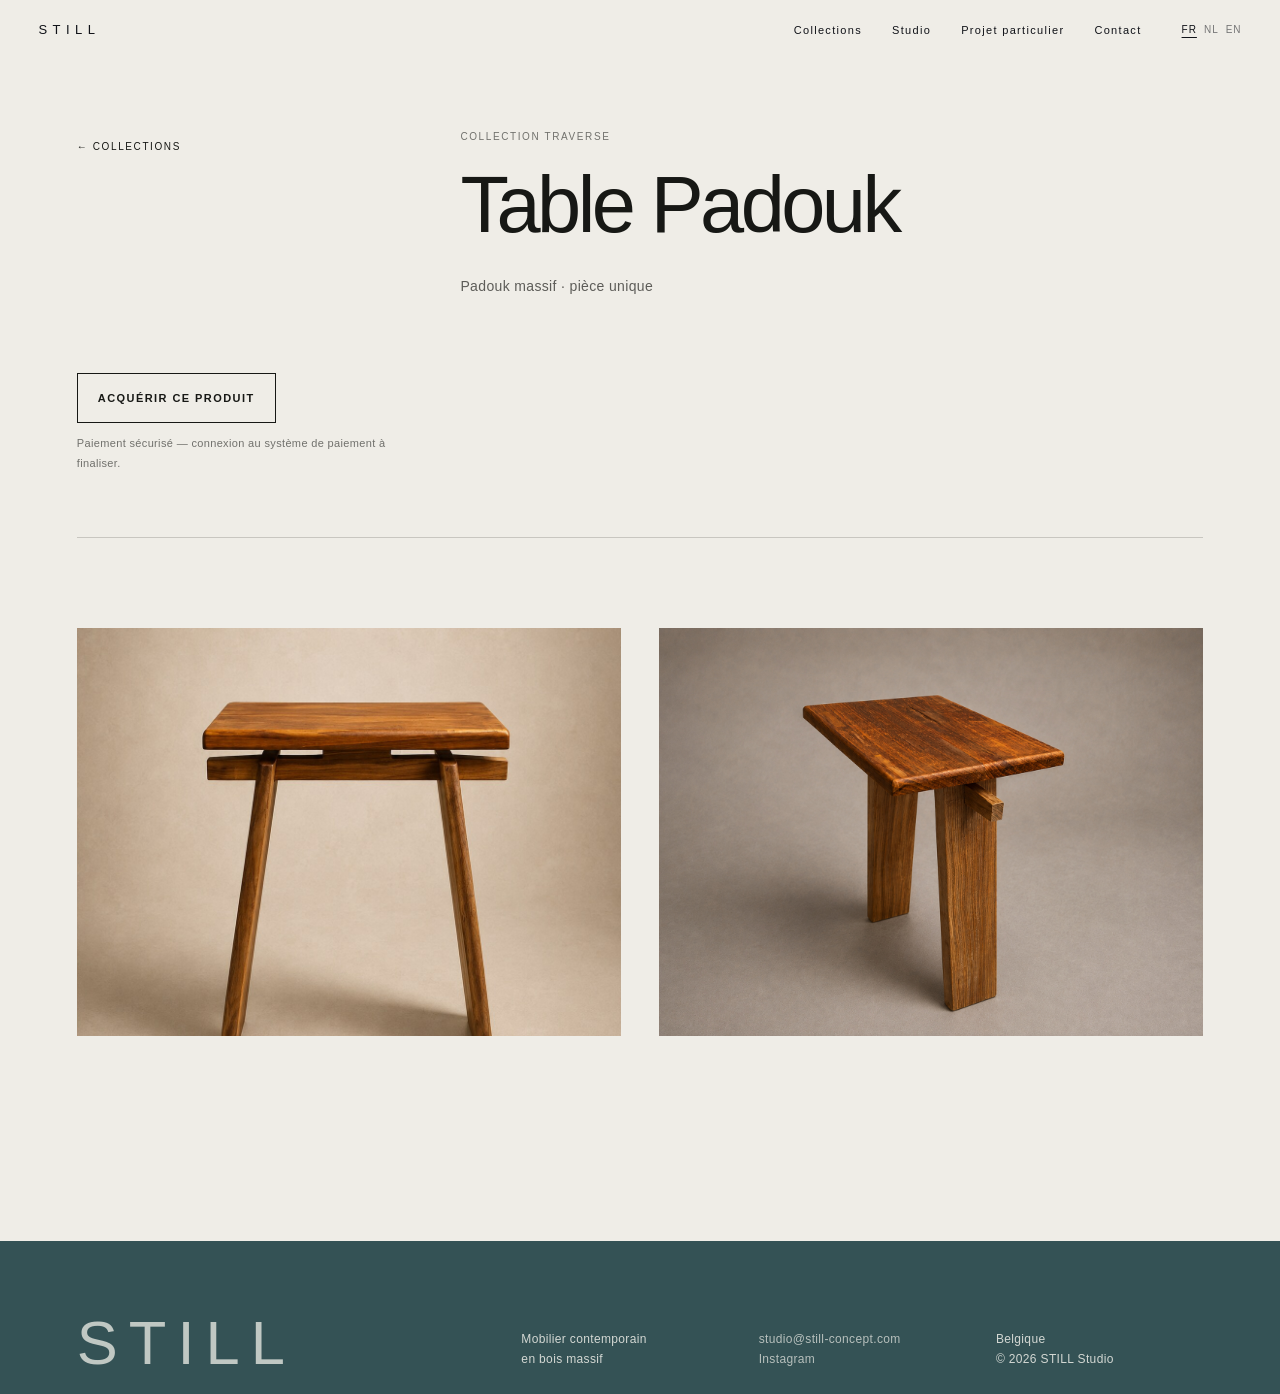
<file: table-padouk.html>
<!DOCTYPE html><html lang="fr"><head><meta charset="utf-8"/><meta content="width=device-width,initial-scale=1" name="viewport"/><title>Table Padouk — STILL</title><link href="styles.css" rel="stylesheet"/></head><body class="piece-detail-body"><header class="site-header"><a aria-label="STILL, accueil" class="brand" href="index.html">STILL</a><button aria-controls="menu" aria-expanded="false" class="menu-toggle">Menu</button><nav class="nav" id="menu"><a href="collections.html" data-i18n="nav_collections">Collections</a><a href="studio.html" data-i18n="nav_studio">Studio</a><a href="projet.html" data-i18n="nav_project">Projet particulier</a><a href="contact.html" data-i18n="nav_contact">Contact</a><span class="languages"><button data-lang="fr">FR</button><button data-lang="nl">NL</button><button data-lang="en">EN</button></span></nav></header><main class="piece-detail-v38"><div class="piece-detail-top"><a class="piece-back" href="collections.html">← Collections</a><div><p class="piece-collection-name">Collection Traverse</p><h1>Table Padouk</h1><p class="piece-detail-meta">Padouk massif · pièce unique</p></div><div class="piece-purchase"><a class="purchase-button" href="contact.html?produit=padouk">Acquérir ce produit</a><p class="purchase-note">Paiement sécurisé — connexion au système de paiement à finaliser.</p></div></div><div class="piece-detail-gallery"><figure><img src="assets/images/v10/table-padouk-presentation.jpg" alt="Table Padouk — vue principale" loading="lazy"/></figure><figure><img src="assets/images/v38/table-padouk-studio.jpg" alt="Table Padouk — vue studio" loading="lazy"/></figure></div></main><footer><div class="footer-brand">STILL</div><div><p data-i18n="footer_desc">Mobilier contemporain<br/>en bois massif</p></div><div><a href="mailto:studio@still-concept.com">studio@still-concept.com</a><br/><a href="#">Instagram</a></div><div><p><span data-i18n="country">Belgique</span><br/>© 2026 STILL Studio</p></div></footer><script src="script.js"></script></body></html>
</file>
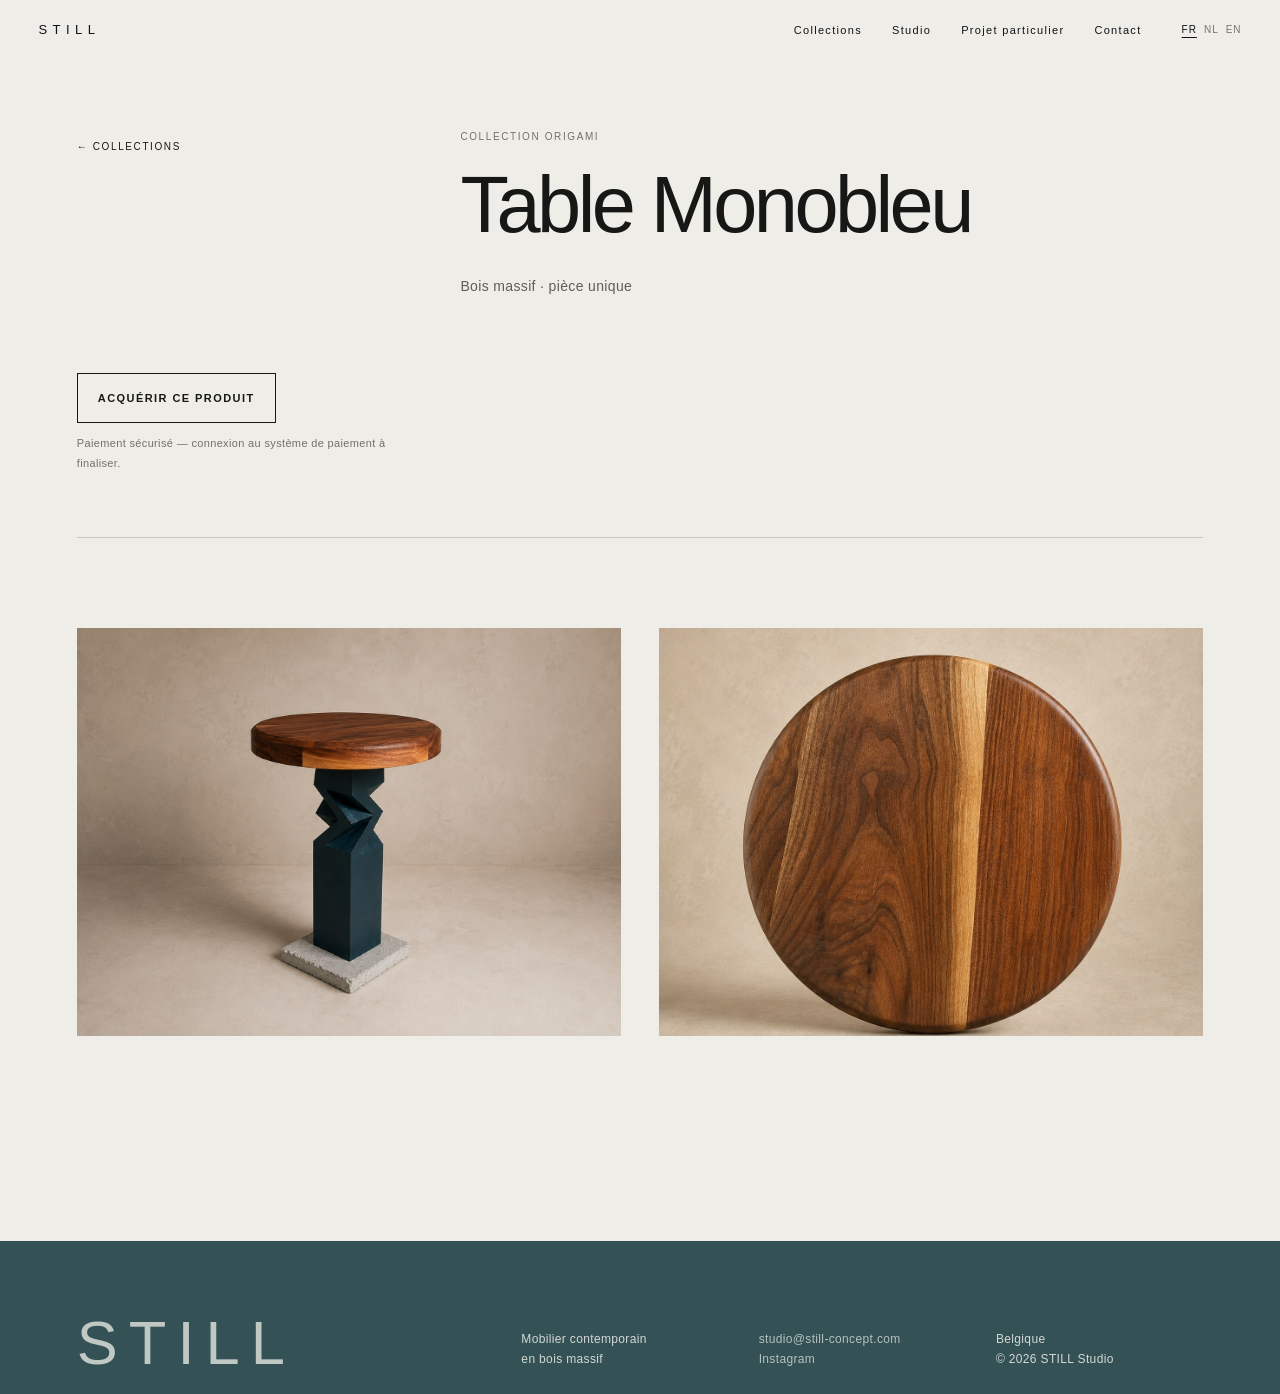
<file: table-pied-bleu.html>
<!DOCTYPE html><html lang="fr"><head><meta charset="utf-8"/><meta content="width=device-width,initial-scale=1" name="viewport"/><title>Table Monobleu — STILL</title><link href="styles.css" rel="stylesheet"/></head><body class="piece-detail-body"><header class="site-header"><a aria-label="STILL, accueil" class="brand" href="index.html">STILL</a><button aria-controls="menu" aria-expanded="false" class="menu-toggle">Menu</button><nav class="nav" id="menu"><a href="collections.html" data-i18n="nav_collections">Collections</a><a href="studio.html" data-i18n="nav_studio">Studio</a><a href="projet.html" data-i18n="nav_project">Projet particulier</a><a href="contact.html" data-i18n="nav_contact">Contact</a><span class="languages"><button data-lang="fr">FR</button><button data-lang="nl">NL</button><button data-lang="en">EN</button></span></nav></header><main class="piece-detail-v38"><div class="piece-detail-top"><a class="piece-back" href="collections.html">← Collections</a><div><p class="piece-collection-name">Collection Origami</p><h1>Table Monobleu</h1><p class="piece-detail-meta">Bois massif · pièce unique</p></div><div class="piece-purchase"><a class="purchase-button" href="contact.html?produit=monobleu">Acquérir ce produit</a><p class="purchase-note">Paiement sécurisé — connexion au système de paiement à finaliser.</p></div></div><div class="piece-detail-gallery"><figure><img src="assets/images/v11/table-basse-pied-bleu-presentation.jpg" alt="Table Monobleu — vue complète" loading="lazy"/></figure><figure><img src="assets/images/v11/table-basse-pied-bleu-detail.jpg" alt="Table Monobleu — détail du plateau" loading="lazy"/></figure></div></main><footer><div class="footer-brand">STILL</div><div><p data-i18n="footer_desc">Mobilier contemporain<br/>en bois massif</p></div><div><a href="mailto:studio@still-concept.com">studio@still-concept.com</a><br/><a href="#">Instagram</a></div><div><p><span data-i18n="country">Belgique</span><br/>© 2026 STILL Studio</p></div></footer><script src="script.js"></script></body></html>
</file>
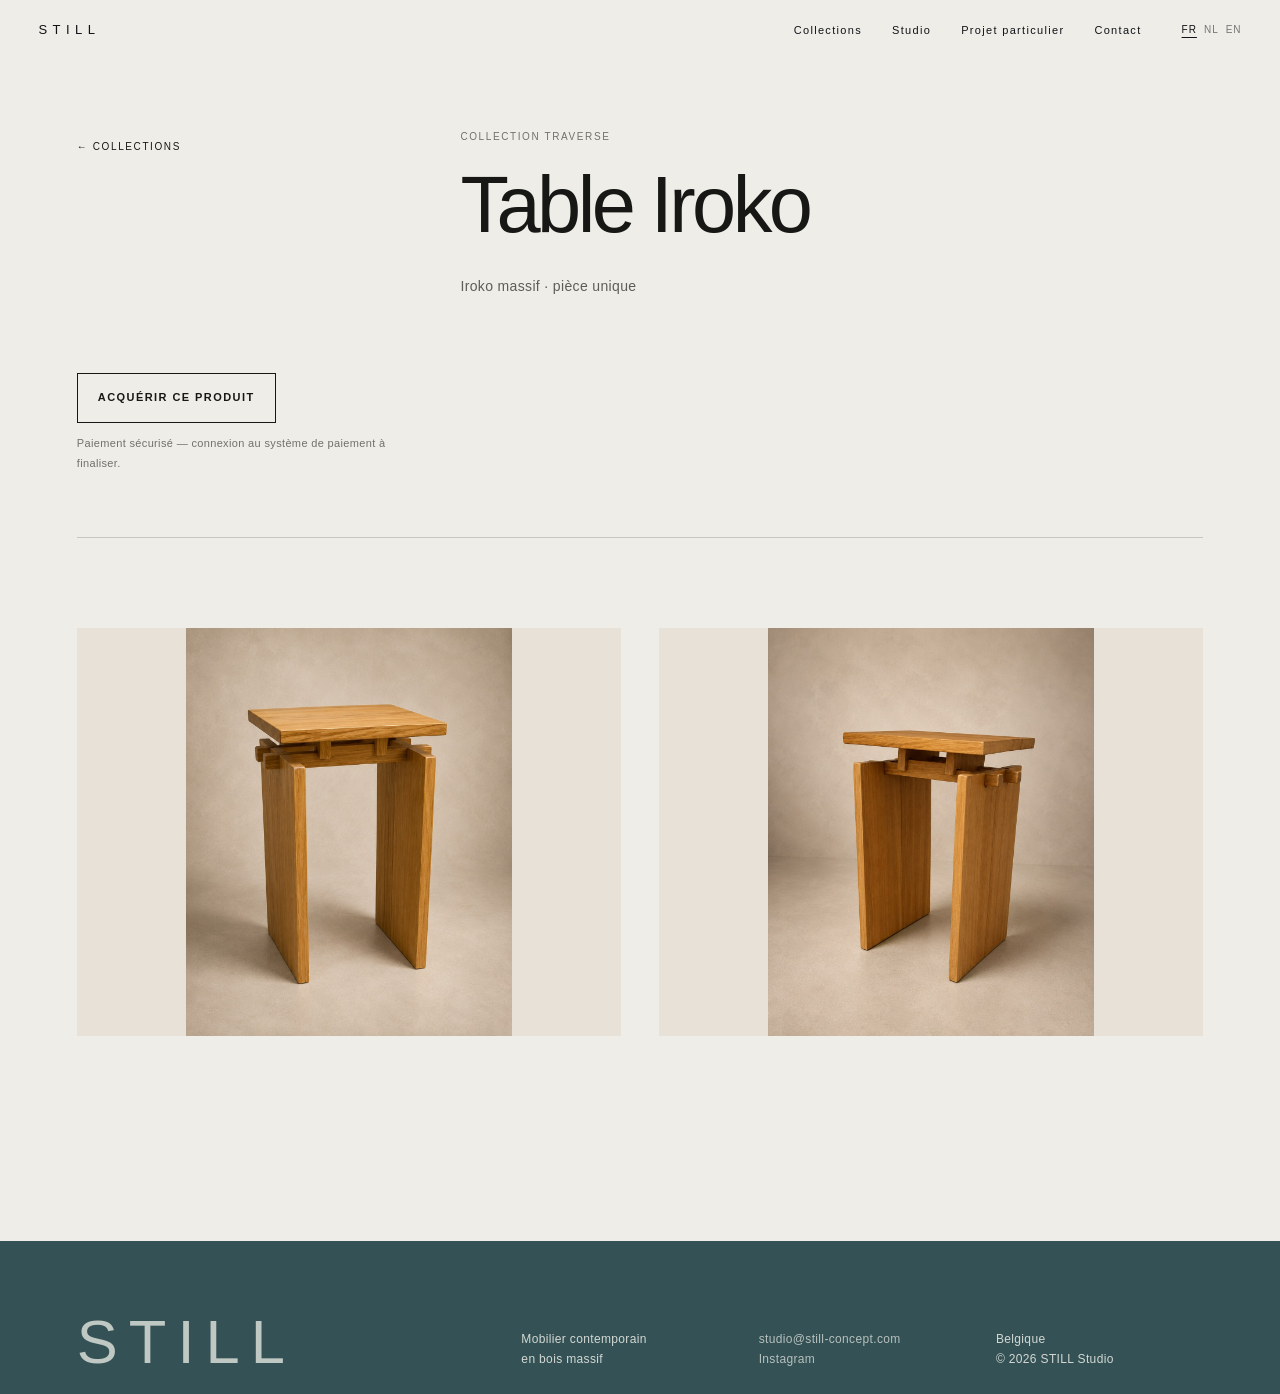
<file: table-traverse.html>
<!DOCTYPE html><html lang="fr"><head><meta charset="utf-8"><meta name="viewport" content="width=device-width,initial-scale=1"><meta http-equiv="refresh" content="0; url=table-iroko.html"><link rel="canonical" href="table-iroko.html"><title>Table Iroko — STILL</title></head><body><p><a href="table-iroko.html">Voir la Table Iroko</a></p></body></html>
</file>
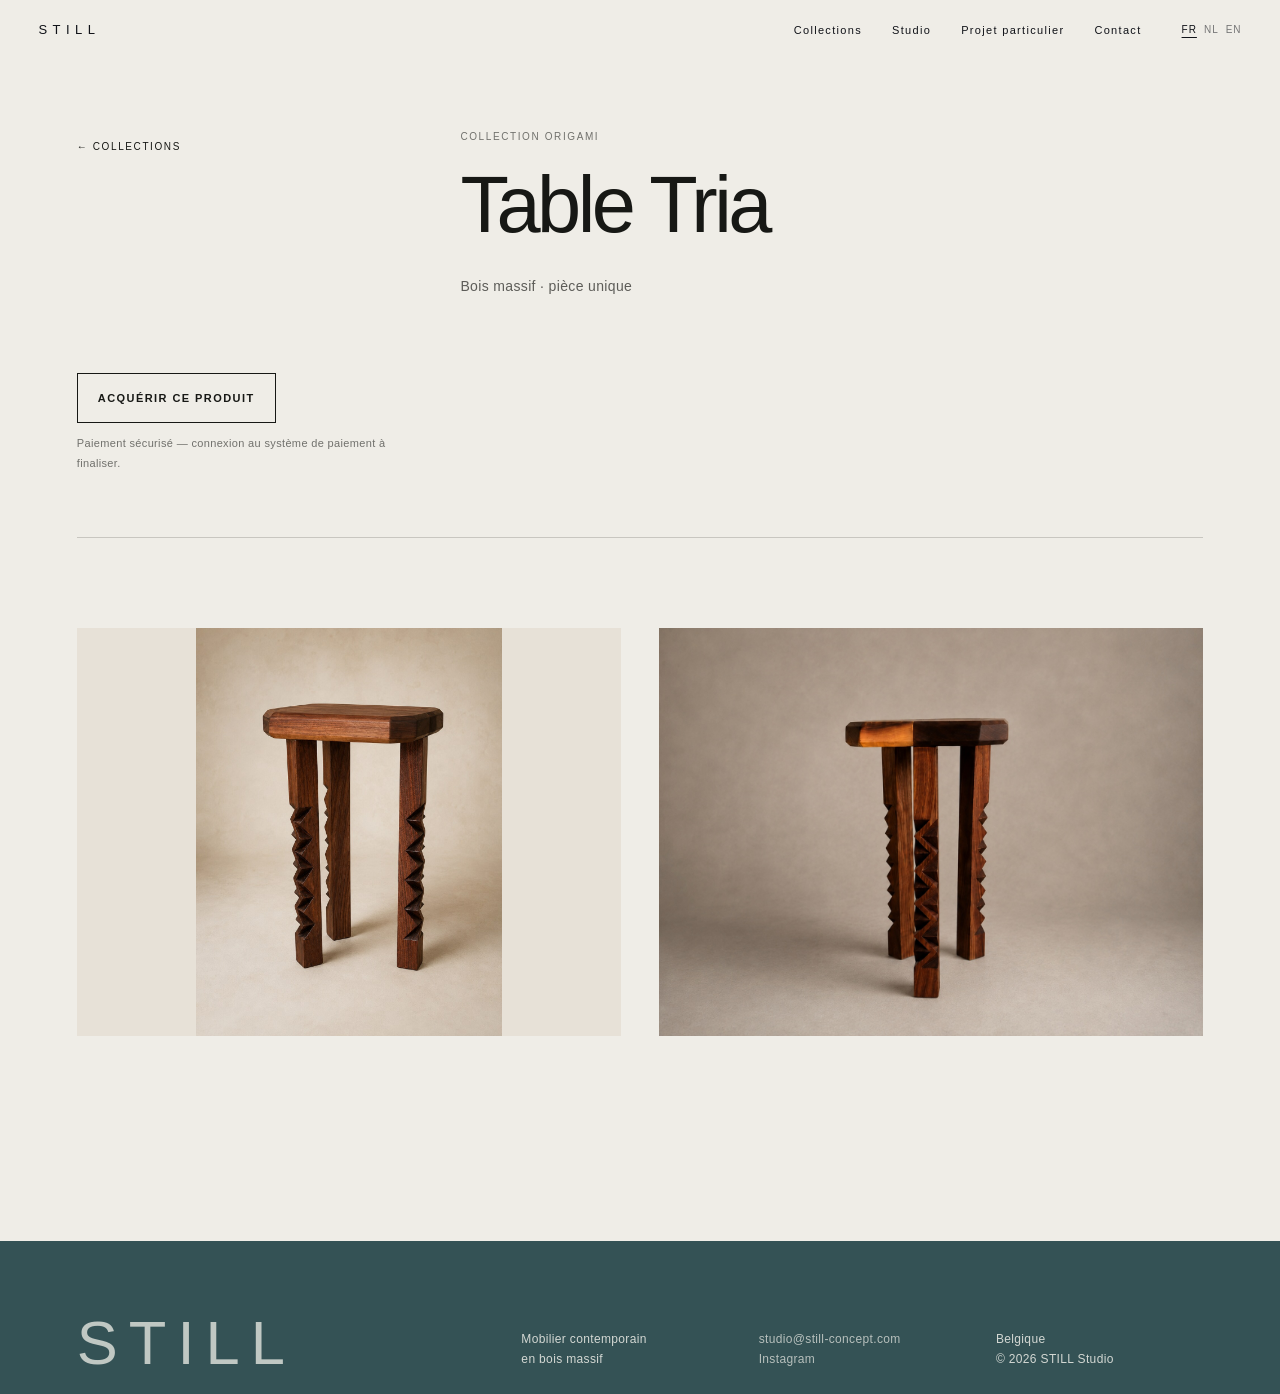
<file: table-trois-pieds.html>
<!DOCTYPE html><html lang="fr"><head><meta charset="utf-8"/><meta content="width=device-width,initial-scale=1" name="viewport"/><title>Table Tria — STILL</title><link href="styles.css" rel="stylesheet"/></head><body class="piece-detail-body"><header class="site-header"><a aria-label="STILL, accueil" class="brand" href="index.html">STILL</a><button aria-controls="menu" aria-expanded="false" class="menu-toggle">Menu</button><nav class="nav" id="menu"><a href="collections.html" data-i18n="nav_collections">Collections</a><a href="studio.html" data-i18n="nav_studio">Studio</a><a href="projet.html" data-i18n="nav_project">Projet particulier</a><a href="contact.html" data-i18n="nav_contact">Contact</a><span class="languages"><button data-lang="fr">FR</button><button data-lang="nl">NL</button><button data-lang="en">EN</button></span></nav></header><main class="piece-detail-v38"><div class="piece-detail-top"><a class="piece-back" href="collections.html">← Collections</a><div><p class="piece-collection-name">Collection Origami</p><h1>Table Tria</h1><p class="piece-detail-meta">Bois massif · pièce unique</p></div><div class="piece-purchase"><a class="purchase-button" href="contact.html?produit=tria">Acquérir ce produit</a><p class="purchase-note">Paiement sécurisé — connexion au système de paiement à finaliser.</p></div></div><div class="piece-detail-gallery"><figure class="contain-portrait"><img src="assets/images/v10/table-trois-pieds.jpg" alt="Table Tria — vue principale" loading="lazy"/></figure><figure><img src="assets/images/v38/table-trois-pieds-studio.jpg" alt="Table Tria — vue studio" loading="lazy"/></figure></div></main><footer><div class="footer-brand">STILL</div><div><p data-i18n="footer_desc">Mobilier contemporain<br/>en bois massif</p></div><div><a href="mailto:studio@still-concept.com">studio@still-concept.com</a><br/><a href="#">Instagram</a></div><div><p><span data-i18n="country">Belgique</span><br/>© 2026 STILL Studio</p></div></footer><script src="script.js"></script></body></html>
</file>
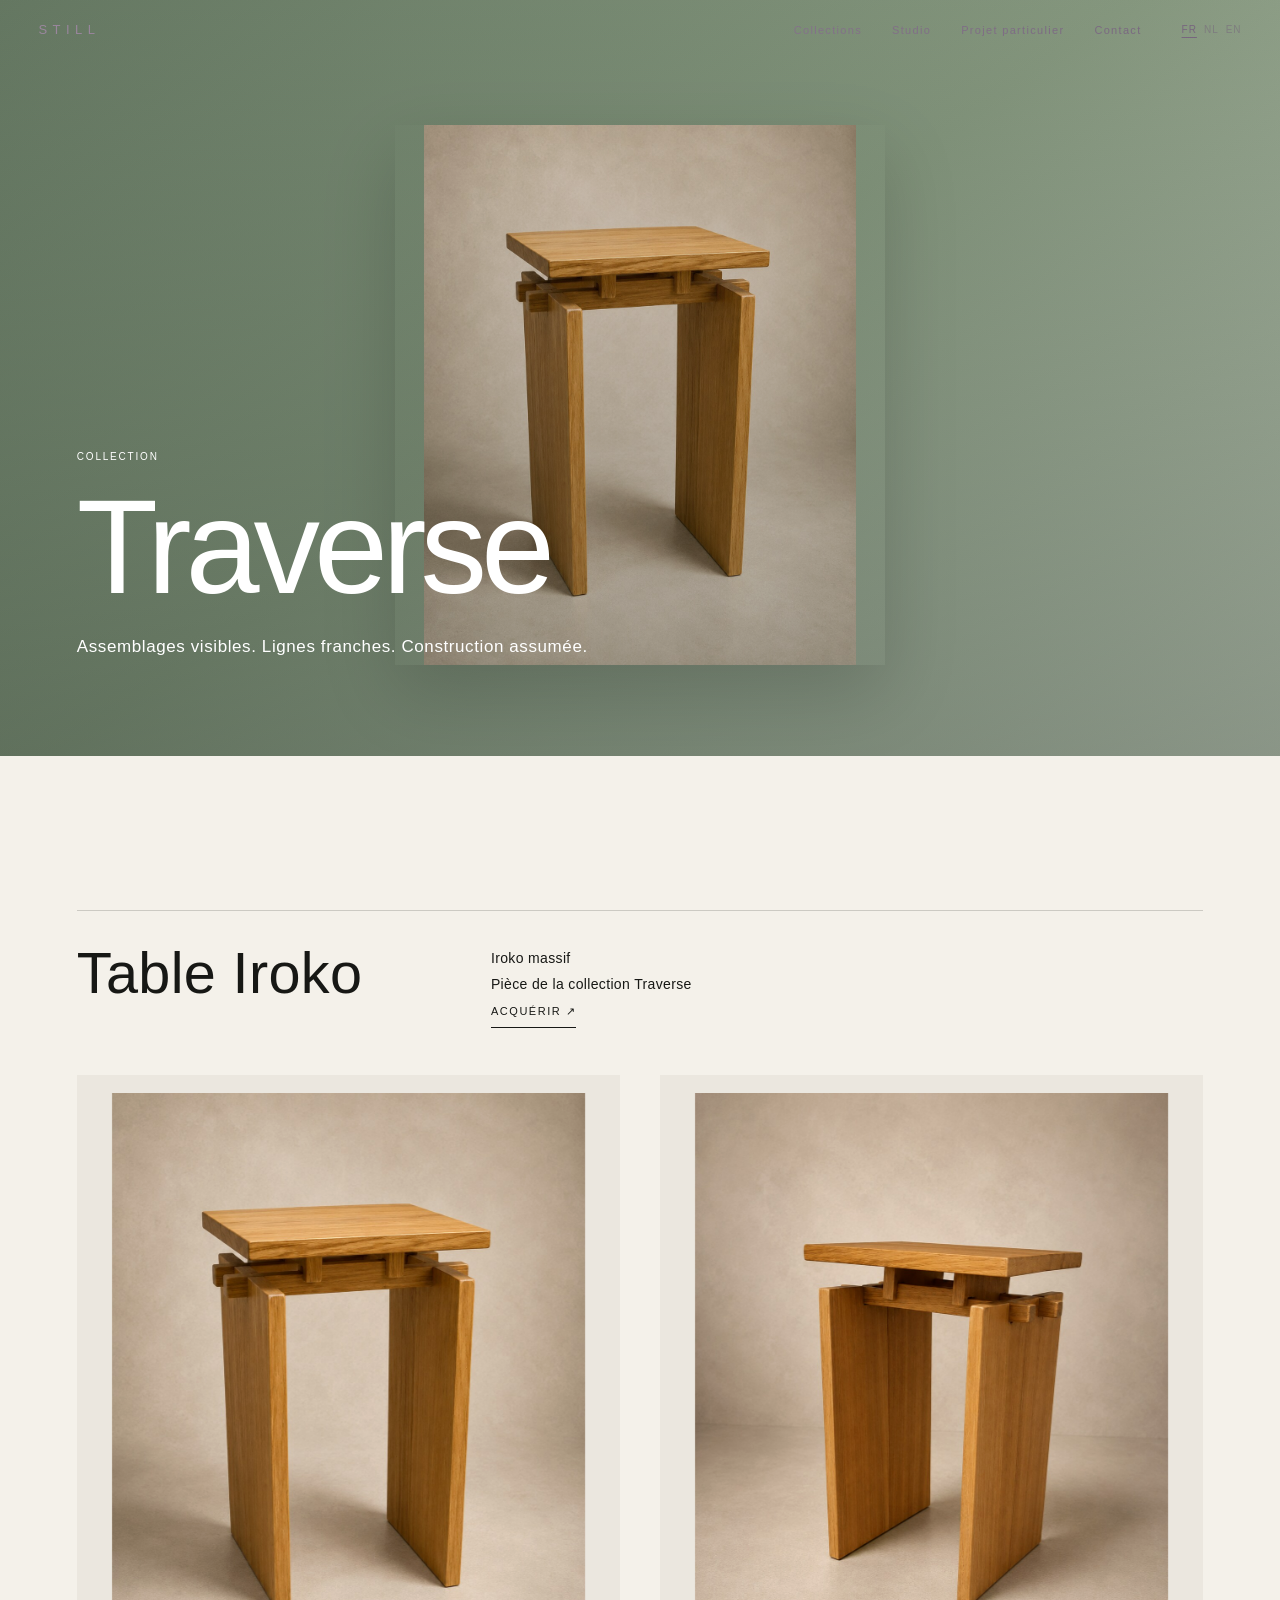
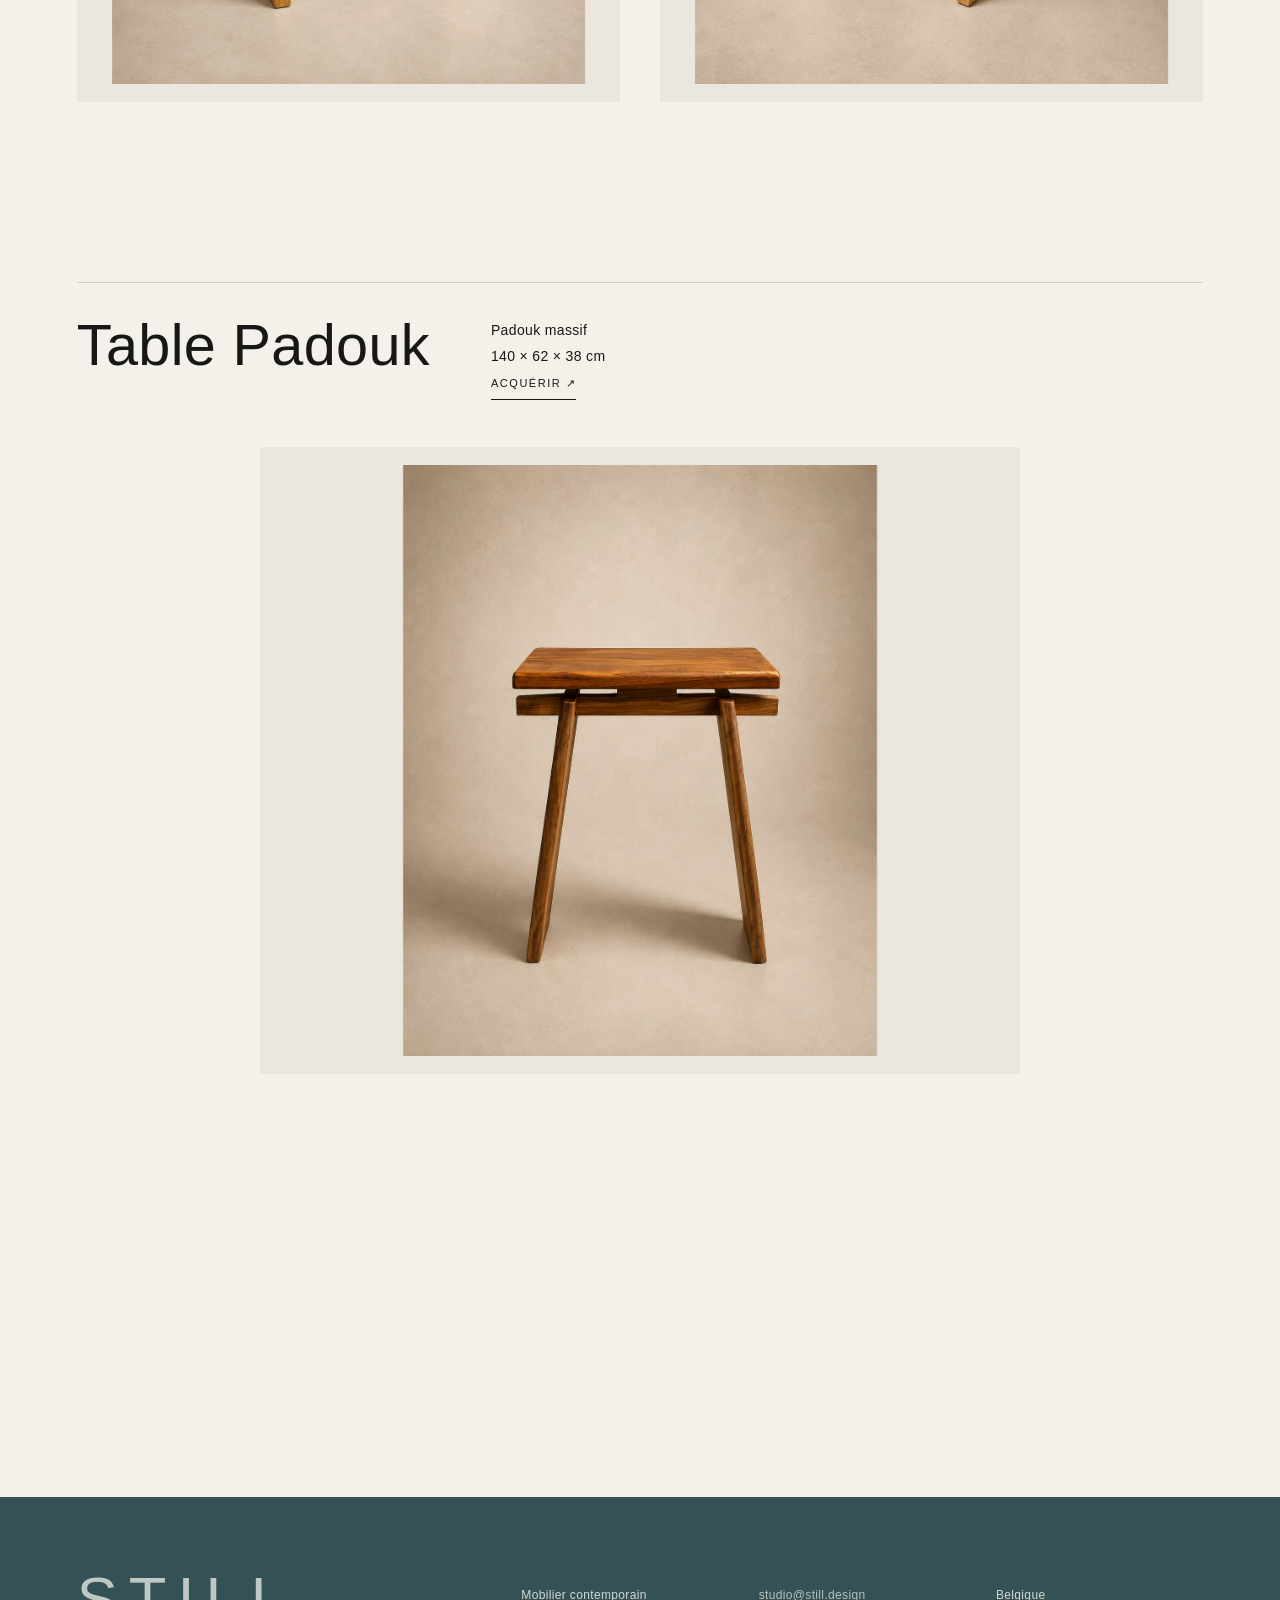
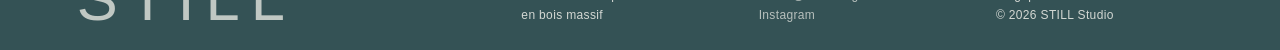
<file: traverse.html>
<!DOCTYPE html>

<html lang="fr"><head><meta charset="utf-8"/><meta content="width=device-width,initial-scale=1" name="viewport"/><meta content="Collection Traverse par STILL Studio." name="description"/><title>Traverse — STILL</title><link href="styles.css" rel="stylesheet"/><style>:root{--collection:linear-gradient(145deg,#72836f 0%,#91a08a 48%,#c8d0c0 100%)}</style></head><body class="collection-page traverse-page"><header class="site-header"><a aria-label="STILL, accueil" class="brand" href="index.html">STILL</a><button aria-controls="menu" aria-expanded="false" class="menu-toggle">Menu</button><nav class="nav" id="menu"><a data-i18n="nav_collections" href="collections.html">Collections</a><a data-i18n="nav_studio" href="studio.html">Studio</a><a data-i18n="nav_project" href="projet.html">Projet particulier</a><a data-i18n="nav_contact" href="contact.html">Contact</a><span class="languages"><button data-lang="fr">FR</button><button data-lang="nl">NL</button><button data-lang="en">EN</button></span></nav></header><main><section class="collection-hero"><img alt="Table en padouk de la collection Traverse" decoding="async" fetchpriority="high" src="assets/images/v10/traverse-presentation.jpg"/><div class="collection-title"><p data-i18n="collection_label">Collection</p><h1>Traverse</h1><p class="lead">Assemblages visibles. Lignes franches. Construction assumée.</p></div></section><section class="pieces"><article class="piece-group"><div class="piece-meta"><h2>Table Iroko</h2><div><p>Iroko massif<br/>Pièce de la collection Traverse</p><a class="text-link" data-i18n="acquire" href="mailto:studio@still.design?subject=Traverse%20—%20Table%20Iroko">Acquérir <span>↗</span></a></div></div><div class="gallery-pair"><figure><img alt="Table Traverse en iroko, première vue" decoding="async" loading="lazy" src="assets/images/v10/traverse-presentation.jpg"/></figure><figure><img alt="Table Traverse en iroko, seconde vue" decoding="async" loading="lazy" src="assets/images/v10/table-iroko-seconde-vue.jpg"/></figure></div></article><article class="piece-group"><div class="piece-meta"><h2>Table Padouk</h2><div><p>Padouk massif<br/>140 × 62 × 38 cm</p><a class="text-link" data-i18n="acquire" href="mailto:studio@still.design?subject=Traverse%20—%20Table%20Padouk">Acquérir <span>↗</span></a></div></div><div class="gallery-pair gallery-single"><figure><img alt="Table Traverse en padouk" decoding="async" loading="lazy" src="assets/images/v10/table-padouk-presentation.jpg"/></figure></div></article></section></main><footer><div class="footer-brand">STILL</div><div><p data-i18n="footer_desc">Mobilier contemporain<br/>en bois massif</p></div><div><a href="mailto:studio@still.design">studio@still.design</a><br/><a href="#">Instagram</a></div><div><p><span data-i18n="country">Belgique</span><br/>© 2026 STILL Studio</p></div></footer><script src="script.js"></script></body></html>
</file>
<file: styles.css>
:root{
  --paper:#f4f1ea;--ink:#171815;--petrol:#164b50;--forest:#253d32;--padouk:#8a3427;--terracotta:#ad5f4b;
  --line:rgba(23,24,21,.18);--soft:#e9e5dc;
  --font:"Yu Gothic","YuGothic","Hiragino Kaku Gothic ProN","Segoe UI",Arial,sans-serif;
}
*{box-sizing:border-box}html{scroll-behavior:smooth}body{margin:0;background:var(--paper);color:var(--ink);font-family:var(--font);font-size:15px;line-height:1.7;font-weight:300;letter-spacing:.025em}a{color:inherit;text-decoration:none}img{display:block;width:100%;height:100%;object-fit:cover}.site-header{position:fixed;z-index:30;inset:0 0 auto;display:flex;align-items:center;justify-content:space-between;padding:22px 3vw;mix-blend-mode:difference;color:#fff}.brand{font-size:13px;font-weight:300;letter-spacing:.42em}.nav{display:flex;gap:30px;font-size:11px;letter-spacing:.12em}.nav a{position:relative}.nav a:after{content:"";position:absolute;left:0;right:100%;bottom:-6px;height:1px;background:currentColor;transition:right .35s ease}.nav a:hover:after{right:0}.menu-toggle{display:none;border:0;background:none;color:inherit;font:inherit;font-size:11px;letter-spacing:.12em}.intro{min-height:72vh;padding:150px 6vw 90px;display:grid;grid-template-columns:1fr 1.5fr;align-content:end;border-bottom:1px solid var(--line)}.eyebrow{margin:0;font-size:10px;text-transform:uppercase;letter-spacing:.18em}.intro h1{grid-column:1/-1;margin:40px 0 0;font-size:clamp(68px,11.5vw,178px);line-height:.86;letter-spacing:.22em;font-weight:200}.manifesto{grid-column:2;margin:60px 0 0;font-size:clamp(19px,2vw,31px);line-height:1.4;font-weight:300}.hero{height:74vh;position:relative;overflow:hidden;background:#ddd7ca}.hero-atmosphere{position:absolute;inset:0;background:linear-gradient(135deg,#d9d2c4 0%,#eee9df 46%,#c8bdaa 100%)}.plane{position:absolute;filter:saturate(.9)}.plane-light{left:-8%;top:-14%;width:56%;height:112%;background:linear-gradient(150deg,#f3eee4,#cfc5b5);clip-path:polygon(0 0,100% 8%,75% 100%,0 86%)}.plane-petrol{left:38%;top:-8%;width:31%;height:118%;background:var(--petrol);clip-path:polygon(14% 0,100% 4%,74% 100%,0 88%)}.plane-forest{right:-4%;top:0;width:38%;height:74%;background:var(--forest);clip-path:polygon(18% 0,100% 0,100% 100%,0 78%)}.plane-padouk{right:3%;bottom:-10%;width:28%;height:48%;background:var(--padouk);clip-path:polygon(18% 0,100% 15%,100% 100%,0 100%)}.light-beam{position:absolute;left:7%;top:-15%;width:64%;height:145%;background:linear-gradient(112deg,transparent 28%,rgba(255,248,229,.7) 47%,transparent 62%);transform:rotate(-5deg);mix-blend-mode:screen}.hero:after{content:"";position:absolute;inset:0;background:linear-gradient(180deg,rgba(255,255,255,.06),rgba(14,23,21,.15))}.section-pad{padding:145px 6vw}.statement{min-height:72vh;display:grid;grid-template-columns:1fr 2.2fr;align-content:center;row-gap:80px}.kicker{margin:0;color:var(--padouk);font-size:clamp(23px,2.3vw,38px);letter-spacing:.09em}.statement h2{margin:70px 0 0;font-size:clamp(40px,5.2vw,78px);line-height:1.08;font-weight:300;letter-spacing:-.035em}.text-link{grid-column:2;margin-top:0;border-bottom:1px solid currentColor;padding-bottom:10px;width:max-content;font-size:11px;text-transform:uppercase;letter-spacing:.14em}.text-link span{margin-left:28px}.collections{background:var(--soft)}.section-heading{display:grid;grid-template-columns:1fr 2.2fr;gap:40px;padding-bottom:30px;border-bottom:1px solid var(--line);margin-bottom:100px}.section-heading p,.section-heading span{margin:0;font-size:10px;text-transform:uppercase;letter-spacing:.16em}.collection-grid{display:grid;grid-template-columns:repeat(3,minmax(0,1fr));gap:34px;max-width:1200px;margin:auto}.collection-card{display:block}.collection-media{height:clamp(300px,34vw,480px);padding:18px;background:#f3f0e9;overflow:hidden}.collection-media img{object-fit:contain;filter:saturate(.92) contrast(1.035);transition:transform .9s cubic-bezier(.2,.7,.2,1),filter .4s}.collection-card:hover img{transform:scale(1.018);filter:saturate(.98) contrast(1.045)}.collection-copy{min-height:220px;padding:24px 0;border-top:1px solid var(--line);border-bottom:1px solid var(--line);display:flex;flex-direction:column}.collection-copy span{font-size:10px;letter-spacing:.16em}.collection-copy h3{margin:auto 0 12px;font-size:clamp(34px,4vw,58px);font-weight:300;line-height:1;letter-spacing:-.03em}.collection-copy p{margin:0;max-width:300px;font-size:13px;line-height:1.7}.origami .collection-copy{color:var(--petrol)}.traverse .collection-copy{color:var(--padouk)}.epure .collection-copy{color:var(--forest)}.epure-placeholder{height:100%;display:grid;place-items:center;border:1px solid rgba(37,61,50,.22);color:var(--forest);font-size:10px;text-transform:uppercase;letter-spacing:.2em}.chapter{min-height:80vh;display:grid;grid-template-columns:1fr 2.2fr;padding:120px 6vw;border-top:1px solid var(--line)}.chapter-label{font-size:10px;text-transform:uppercase;letter-spacing:.16em;padding-top:8px}.chapter-body h2{margin:0 0 80px;font-size:clamp(48px,6vw,92px);font-weight:300;line-height:1.04;letter-spacing:-.04em}.chapter-body p{max-width:680px;font-size:18px;line-height:1.75;margin:0 0 24px}.chapter-studio{background:var(--forest);color:#f2efe7}.image-break{height:72vh;position:relative;overflow:hidden;background:#24160f}.image-break img{object-fit:cover;filter:brightness(.72) saturate(.78) contrast(1.08);transform:scale(1.02)}.image-break:after{content:"";position:absolute;inset:0;background:linear-gradient(90deg,rgba(12,8,5,.18),rgba(12,8,5,.02),rgba(12,8,5,.26))}.image-break p{position:absolute;z-index:2;right:6vw;bottom:6vw;margin:0;color:#fff;font-size:clamp(28px,3.7vw,58px);font-weight:200;line-height:1.12;max-width:560px;text-align:right}.button{display:inline-block;margin-top:38px;padding:14px 21px;border:1px solid var(--ink);font-size:10px;text-transform:uppercase;letter-spacing:.16em;transition:.3s}.button:hover{background:var(--ink);color:var(--paper)}footer{display:grid;grid-template-columns:2fr 1fr 1fr 1fr;gap:30px;padding:85px 6vw 42px;background:var(--petrol);color:#f5f3ee;min-height:40vh;align-items:end}.footer-brand{font-size:clamp(62px,10vw,150px);font-weight:200;letter-spacing:.13em;line-height:.8}footer p{margin:0}footer a{text-decoration:underline;text-underline-offset:5px}.reveal{opacity:0;transform:translateY(24px);transition:opacity .9s ease,transform .9s ease}.reveal.visible{opacity:1;transform:none}
/* collection pages */.collection-page{background:var(--paper)}.collection-hero{min-height:88vh;position:relative;background:var(--collection);overflow:hidden;display:grid;place-items:center;padding:90px 6vw 55px}.collection-hero img{width:min(540px,72vw);height:min(68vh,760px);object-fit:contain;filter:saturate(.9) contrast(1.03);box-shadow:0 28px 70px rgba(0,0,0,.16)}.collection-hero:after{content:"";position:absolute;inset:0;background:linear-gradient(180deg,rgba(0,0,0,.02),rgba(0,0,0,.34));pointer-events:none}.collection-title{position:absolute;z-index:2;left:6vw;right:6vw;bottom:5vw;color:#fff}.collection-title p{font-size:10px;text-transform:uppercase;letter-spacing:.18em}.collection-title h1{font-size:clamp(74px,13vw,190px);font-weight:200;letter-spacing:-.045em;line-height:.8;margin:22px 0}.collection-title .lead{max-width:600px;font-size:17px;text-transform:none;letter-spacing:.035em}.pieces{padding:140px 6vw}.piece-group{max-width:1180px;margin:0 auto 150px}.piece-meta{display:grid;grid-template-columns:1fr 2fr;gap:40px;padding-top:24px;border-top:1px solid var(--line);margin-bottom:38px}.piece-meta h2{margin:0;font-size:clamp(38px,4.8vw,68px);font-weight:300;line-height:1}.piece-meta p{margin:0;max-width:440px}.gallery-pair{display:grid;grid-template-columns:repeat(2,minmax(0,1fr));gap:26px}.gallery-pair figure{margin:0;background:#ebe7df;padding:18px;height:clamp(480px,56vw,760px);overflow:hidden}.gallery-pair img{object-fit:contain;filter:saturate(.96) contrast(1.025);transition:transform .8s ease}.gallery-pair figure:hover img{transform:scale(1.012)}.reserved{min-height:78vh;padding:150px 6vw;display:grid;grid-template-columns:1fr 2.2fr;gap:40px;align-items:start}.reserved h1{margin:0;font-size:clamp(72px,13vw,190px);line-height:.8;font-weight:200;letter-spacing:-.05em}.reserved-copy{padding-top:10px;border-top:1px solid var(--line)}.reserved-copy h2{font-size:clamp(34px,4.8vw,68px);font-weight:300;line-height:1.15;margin:60px 0 35px}.reserved-copy p{max-width:620px;font-size:18px}.future-grid{display:grid;grid-template-columns:repeat(2,1fr);gap:20px;margin-top:75px}.future-slot{min-height:260px;border:1px solid var(--line);display:grid;place-items:center;font-size:10px;text-transform:uppercase;letter-spacing:.18em;color:rgba(23,24,21,.55)}
@media(max-width:850px){.site-header{padding:18px 20px}.menu-toggle{display:block}.nav{display:none;position:absolute;top:58px;left:0;right:0;background:var(--paper);color:var(--ink);padding:28px 20px;flex-direction:column;mix-blend-mode:normal}.nav.open{display:flex}.intro{padding:120px 22px 70px;grid-template-columns:1fr;min-height:60vh}.intro h1{font-size:clamp(58px,22vw,104px);letter-spacing:.14em;margin-top:30px}.manifesto{grid-column:1;margin-top:40px;font-size:21px}.hero{height:60vh}.section-pad{padding:95px 22px}.statement{grid-template-columns:1fr;min-height:auto;row-gap:36px}.statement h2{margin-top:28px}.text-link{grid-column:1}.section-heading{grid-template-columns:1fr;gap:9px;margin-bottom:58px}.collection-grid{grid-template-columns:1fr;gap:70px}.collection-media{height:56vh}.collection-copy{min-height:190px}.chapter{grid-template-columns:1fr;padding:80px 22px}.chapter-label{margin-bottom:52px}.chapter-body h2{margin-bottom:55px}.chapter-body p{font-size:16px}.image-break{height:62vh}.image-break p{left:22px;right:22px;bottom:32px;text-align:left}footer{grid-template-columns:1fr 1fr;padding:70px 22px 35px}.footer-brand{grid-column:1/-1;margin-bottom:45px;font-size:24vw}.collection-hero{min-height:82vh;padding:85px 20px 40px}.collection-hero img{width:80vw;height:58vh}.collection-title{left:22px;right:22px;bottom:34px}.collection-title h1{font-size:20vw}.pieces{padding:90px 22px}.piece-group{margin-bottom:95px}.piece-meta{grid-template-columns:1fr;gap:20px}.gallery-pair{grid-template-columns:1fr}.gallery-pair figure{height:62vh;padding:12px}.reserved{padding:120px 22px 90px;grid-template-columns:1fr}.reserved h1{font-size:22vw}.future-grid{grid-template-columns:1fr}}
@media(prefers-reduced-motion:reduce){*{scroll-behavior:auto!important}.reveal,.collection-media img,.gallery-pair img{transition:none!important}}

/* v9 — échelle plus confortable à 100 % de zoom */
.image-break img{transform:none;filter:brightness(.76) saturate(.86) contrast(1.12)}
@media(min-width:851px){
  body{font-size:14px}
  .site-header{padding:18px 3vw}
  .intro{min-height:62vh;padding:125px 6vw 72px}
  .intro h1{font-size:clamp(62px,10vw,150px);margin-top:30px}
  .manifesto{margin-top:42px;font-size:clamp(18px,1.75vw,27px)}
  .hero{height:66vh}
  .section-pad{padding:115px 6vw}
  .statement{min-height:62vh;row-gap:58px}
  .statement h2{margin-top:52px;font-size:clamp(36px,4.5vw,68px)}
  .kicker{font-size:clamp(21px,2vw,32px)}
  .section-heading{margin-bottom:72px}
  .collection-grid{max-width:1280px;gap:30px}
  .collection-media{height:clamp(280px,30vw,430px)}
  .collection-copy{min-height:185px}
  .collection-copy h3{font-size:clamp(31px,3.5vw,50px)}
  .chapter{min-height:68vh;padding:95px 6vw}
  .chapter-body h2{margin-bottom:58px;font-size:clamp(42px,5.1vw,78px)}
  .chapter-body p{font-size:16px}
  .image-break{height:64vh}
  .image-break p{font-size:clamp(26px,3.2vw,48px)}
  footer{padding-top:68px;min-height:34vh}
  .footer-brand{font-size:clamp(56px,8.5vw,125px)}
  .collection-hero{min-height:78vh;padding:78px 6vw 48px}
  .collection-hero img{width:min(490px,64vw);height:min(60vh,660px)}
  .collection-title h1{font-size:clamp(66px,11vw,158px)}
  .pieces{padding:110px 6vw}
  .piece-group{margin-bottom:115px}
  .gallery-pair figure{height:clamp(430px,49vw,680px)}
}

/* v10 — série photo unifiée et finitions */
.image-break img{
  filter:none;
  transform:none;
  object-position:center;
  image-rendering:auto;
}
.image-break:after{
  background:linear-gradient(90deg,rgba(12,8,5,.28),rgba(12,8,5,.08),rgba(12,8,5,.32));
}
.collection-media{
  aspect-ratio:4/5;
  height:auto;
}
.collection-media img,
.gallery-pair img{
  backface-visibility:hidden;
  will-change:transform;
}
.collection-card:hover img{transform:scale(1.025)}
.gallery-pair.gallery-single{
  grid-template-columns:minmax(0,760px);
  justify-content:center;
}
.gallery-pair.gallery-single figure{width:100%}
.chapter-body p{max-width:620px}
@media(min-width:851px){
  .collections.section-pad{padding-top:105px;padding-bottom:120px}
  .collection-grid{gap:38px}
  .collection-copy{padding-top:20px}
  .gallery-pair{gap:32px}
  .piece-meta{margin-bottom:32px}
}
@media(max-width:850px){
  .collection-media{aspect-ratio:4/5;height:auto}
  .gallery-pair.gallery-single{grid-template-columns:1fr}
}

/* v11 — fond Traverse plus lumineux */
.traverse .collection-copy{color:var(--terracotta)}

/* v2.2 — séparation des chapitres, sans modification du design v11 */
.languages{display:inline-flex;gap:7px;margin-left:10px}.languages button{border:0;background:none;color:inherit;font:inherit;font-size:10px;letter-spacing:.1em;padding:0;cursor:pointer;opacity:.55}.languages button.active{opacity:1;text-decoration:underline;text-underline-offset:4px}.standalone-section{padding-top:150px;min-height:100vh}.standalone-chapter{padding-top:150px;min-height:100vh}@media(max-width:850px){.languages{margin-left:0;margin-top:8px}.standalone-section,.standalone-chapter{padding-top:110px}}

/* v2.3 — grille commune des pages principales */
.standalone-page{min-height:100vh;display:grid;grid-template-columns:1fr 2.2fr;padding:150px 6vw 110px;border-top:1px solid var(--line)}
.standalone-label{padding-top:8px;font-size:10px;text-transform:uppercase;letter-spacing:.16em}
.standalone-content{align-self:center;max-width:980px}
.standalone-content h1{margin:0 0 70px;font-size:clamp(48px,6vw,92px);font-weight:300;line-height:1.04;letter-spacing:-.04em}
.standalone-content p{max-width:680px;font-size:18px;line-height:1.75;margin:0 0 24px}
.standalone-intro{font-size:18px}
.studio-page{background:#75b95f;color:#102115}
.project-page{background:#d71145;color:#fff}
.contact-page{background:var(--paper);color:var(--ink)}
.collections-page{background:var(--soft)}
.light-button{border-color:#fff;color:#fff}.light-button:hover{background:#fff;color:#d71145}
.centered-copy{text-align:center;margin-left:auto!important;margin-right:auto!important}
.collection-instruction{margin:36px auto 70px!important;text-align:center;font-size:11px!important;text-transform:uppercase;letter-spacing:.14em}
.collection-list{display:grid;gap:130px}
.collection-row{display:grid;grid-template-columns:1fr;gap:26px}
.collection-copy-top{min-height:0;padding:0 0 24px;border-top:0;border-bottom:1px solid var(--line)}
.collection-copy-top h2{margin:18px 0 12px;font-size:clamp(42px,5vw,72px);font-weight:300;line-height:1;letter-spacing:-.03em}
.collection-copy-top h2 a{display:inline-block;border-bottom:1px solid transparent;transition:border-color .3s}
.collection-copy-top h2 a:hover{border-color:currentColor}
.collection-copy-top p{margin:0;font-size:14px;max-width:480px}
.collection-row .collection-media{display:block;width:100%;aspect-ratio:16/10;height:auto;padding:18px}
.collection-row .collection-media img{object-fit:cover}
@media(max-width:850px){.standalone-page{grid-template-columns:1fr;padding:110px 22px 80px}.standalone-label{margin-bottom:50px}.standalone-content h1{margin-bottom:48px}.standalone-content p{font-size:16px}.collection-list{gap:85px}.collection-row .collection-media{aspect-ratio:4/5}}


/* v2.4 — ajustements ciblés */
.studio-page{
  background:#b7c5a8;
  color:#182018;
}
.project-page{
  background:#982447;
  color:#fff8f5;
}
.light-button:hover{
  color:#982447;
}
.collections-page .standalone-content{
  max-width:1040px;
}
.collections-page .standalone-intro{
  max-width:860px;
  font-size:clamp(24px,2.35vw,38px);
  line-height:1.42;
  font-weight:300;
  letter-spacing:-.018em;
  text-align:center;
  margin:0 auto!important;
}
.collections-page .collection-instruction{
  margin:52px auto 92px!important;
  font-size:10px!important;
  line-height:1.6;
  letter-spacing:.16em;
}
.collection-list{
  gap:125px;
}
.collection-row{
  justify-items:start;
}
.collection-copy-top{
  width:min(760px,100%);
}
.collection-row .collection-media{
  width:min(720px,76%);
  aspect-ratio:4/3;
  padding:14px;
  margin:0;
  justify-self:start;
  background:#f3f0e9;
}
.collection-row .collection-media img{
  object-fit:cover;
  object-position:center;
}
.collection-row.origami .collection-media img{
  object-position:50% 50%;
}
.collection-row.traverse .collection-media img{
  object-position:50% 52%;
}
@media(max-width:850px){
  .collections-page .standalone-intro{
    font-size:clamp(22px,7vw,32px);
  }
  .collections-page .collection-instruction{
    margin:38px auto 66px!important;
  }
  .collection-row .collection-media{
    width:88%;
    aspect-ratio:4/3;
  }
}


/* v2.5 — ajustements ciblés */
.studio-page{
  background:#8f9b80;
  color:#172018;
}
.project-page{
  background:#8b4435;
  color:#fff8f2;
}
.light-button:hover{
  color:#8b4435;
}
.collections-page .collection-statement{
  max-width:900px;
  margin:0!important;
  text-align:left;
  font-size:clamp(24px,2.35vw,38px);
  line-height:1.42;
  font-weight:300;
  letter-spacing:-.018em;
}
.collections-page .collection-instruction{
  margin:48px 0 88px!important;
  text-align:left;
}
.collection-row .collection-media{
  width:min(610px,64%);
  aspect-ratio:4/3;
}
.contact-content{
  align-self:center;
}
.contact-note{
  margin:0 0 24px!important;
  font-size:12px!important;
  text-transform:uppercase;
  letter-spacing:.16em;
}
.contact-email{
  margin:0 0 48px!important;
  font-size:clamp(30px,4vw,62px)!important;
  line-height:1.15!important;
  letter-spacing:-.03em;
}
.contact-email a{
  border-bottom:1px solid currentColor;
}
.contact-location{
  font-size:18px!important;
}
@media(max-width:850px){
  .collections-page .collection-statement{
    font-size:clamp(22px,7vw,32px);
  }
  .collections-page .collection-instruction{
    margin:36px 0 62px!important;
  }
  .collection-row .collection-media{
    width:82%;
  }
  .contact-email{
    font-size:clamp(24px,7vw,38px)!important;
  }
}

/* v2.6 — ajustements ciblés depuis la v2.5 */
.collections-page .collection-statement br{
  display:block;
  content:"";
  margin-top:30px;
}
.studio-page{
  background:#aab39d;
  color:#20261f;
}
.project-page{
  background:#a66f5c;
  color:#fffaf6;
}
.project-page .light-button:hover{
  color:#a66f5c;
}
.contact-email{
  font-size:clamp(24px,3vw,46px)!important;
}
@media(max-width:850px){
  .collections-page .collection-statement br{
    margin-top:22px;
  }
  .contact-email{
    font-size:clamp(21px,6vw,32px)!important;
  }
}

/* v2.7 — réglages plus visibles */
.collections-page .collection-statement br{
  margin-top:52px;
}
.studio-page{
  background:#c9d0bc;
  color:#20261f;
}
.project-page{
  background:#bd806b;
  color:#2d1d18;
}
.project-page .light-button{
  border-color:#2d1d18;
  color:#2d1d18;
}
.project-page .light-button:hover{
  background:#2d1d18;
  color:#f8f1eb;
}
.contact-email{
  font-size:clamp(20px,2.35vw,34px)!important;
  letter-spacing:-.015em;
}
@media(max-width:850px){
  .collections-page .collection-statement br{
    margin-top:38px;
  }
  .contact-email{
    font-size:clamp(18px,5.2vw,27px)!important;
  }
}

/* v2.8 — légers dégradés minéraux */
.studio-page{
  background:linear-gradient(135deg,#d5dbc9 0%,#c8d0bb 52%,#bec8b2 100%);
  color:#20261f;
}
.project-page{
  background:linear-gradient(135deg,#c9907a 0%,#bb7d68 52%,#ad705e 100%);
  color:#2d1d18;
}
.project-page .light-button:hover{
  background:#2d1d18;
  color:#f8f1eb;
}

/* v2.9 — composition éditoriale et palette minérale */
.collections-page .standalone-content{
  grid-column:1 / -1;
  max-width:none;
}
.collections-page .collection-statement{
  max-width:920px;
  margin-left:0!important;
  transform:none;
}
.collections-page .collection-statement br{
  display:block;
  content:"";
  margin-top:2.15em;
}
.collections-page .collection-instruction,
.collections-page .collection-list{
  margin-left:31.25%!important;
}
.collections-page .collection-list{
  max-width:980px;
}
.studio-page{
  background:linear-gradient(135deg,#ddd7cc 0%,#d2cabd 48%,#c5bcaf 100%);
  color:#292621;
}
.project-page{
  background:linear-gradient(135deg,#806965 0%,#705a59 48%,#5f4b50 100%);
  color:#f7f1e9;
}
.project-page .light-button{
  border-color:#f7f1e9;
  color:#f7f1e9;
}
.project-page .light-button:hover{
  background:#f7f1e9;
  color:#5f4b50;
}
@media(max-width:850px){
  .collections-page .collection-statement br{
    margin-top:1.8em;
  }
  .collections-page .collection-instruction,
  .collections-page .collection-list{
    margin-left:0!important;
  }
}

/* v3.0 — respiration éditoriale et palette STILL */
.collections-page{
  grid-template-rows:auto 1fr;
}
.collections-page .standalone-content{
  padding-top:96px;
}
.collections-page .collection-statement{
  max-width:980px;
  margin:0!important;
  text-align:left;
}
.collections-page .collection-statement br{
  display:block;
  content:"";
  margin-top:52px;
}

/* Studio — pierre chaude, sobre et lumineuse */
.studio-page{
  background:linear-gradient(135deg,#ebe6dd 0%,#ded6ca 52%,#d1c7b9 100%);
  color:#29251f;
}

/* Projet particulier — rouge terre, argile et brique douce */
.project-page{
  background:linear-gradient(135deg,#c7957d 0%,#b97e66 52%,#a96d58 100%);
  color:#2e1f19;
}
.project-page .light-button{
  border-color:#2e1f19;
  color:#2e1f19;
}
.project-page .light-button:hover{
  background:#2e1f19;
  color:#f5eee8;
}

@media(max-width:850px){
  .collections-page .standalone-content{
    padding-top:24px;
  }
  .collections-page .collection-statement br{
    margin-top:36px;
  }
}


/* v3.1 — rythme, proportions et respiration */
.standalone-page{
  padding-top:clamp(138px,12vw,190px);
  padding-bottom:clamp(105px,10vw,155px);
}
.standalone-content h1{
  max-width:940px;
  margin-bottom:clamp(58px,6vw,88px);
  font-size:clamp(46px,5.4vw,84px);
  line-height:1.07;
  letter-spacing:-.035em;
}
.standalone-content p{
  line-height:1.82;
}

/* Collections — deux idées distinctes, composition éditoriale */
.collections-page .standalone-content{
  padding-top:clamp(118px,10vw,165px);
}
.collections-page .collection-statement{
  display:block;
  max-width:1040px;
  font-size:clamp(23px,2.15vw,35px);
  line-height:1.44;
}
.collections-page .collection-statement .statement-line{
  display:block;
}
.collections-page .collection-statement .statement-line-primary{
  max-width:720px;
}
.collections-page .collection-statement .statement-line-secondary{
  max-width:820px;
  margin-top:clamp(52px,5vw,76px);
  margin-left:clamp(54px,6vw,96px);
}
.collections-page .collection-instruction{
  margin-top:clamp(82px,8vw,118px)!important;
  margin-bottom:clamp(92px,9vw,132px)!important;
}
.collections-page .collection-list{
  gap:clamp(120px,11vw,172px);
}
.collection-copy-top h2{
  margin-top:18px;
  margin-bottom:18px;
}
.collection-copy-top p{
  max-width:420px;
}

/* Studio — bleu ardoise brumeux, distinct du crème des collections */
.studio-page{
  background:linear-gradient(145deg,#c9d0d3 0%,#b8c2c7 50%,#aab6bc 100%);
  color:#20272a;
}
.studio-page .standalone-intro{
  max-width:690px;
}

/* Projet particulier — maintien d'une terre cuite calme */
.project-page{
  background:linear-gradient(145deg,#c69780 0%,#b88068 52%,#a96d57 100%);
}

@media(max-width:850px){
  .standalone-page{
    padding-top:112px;
    padding-bottom:88px;
  }
  .standalone-content h1{
    font-size:clamp(42px,12vw,66px);
    margin-bottom:48px;
  }
  .collections-page .standalone-content{
    padding-top:42px;
  }
  .collections-page .collection-statement{
    font-size:clamp(21px,6.5vw,30px);
  }
  .collections-page .collection-statement .statement-line-secondary{
    margin-top:42px;
    margin-left:24px;
  }
  .collections-page .collection-instruction{
    margin-top:64px!important;
    margin-bottom:76px!important;
  }
  .collections-page .collection-list{
    gap:96px;
  }
}


/* v3.2 — footer allégé et identité végétale de Traverse */
footer{
  min-height:22vh;
  padding:44px 6vw 28px;
}
.footer-brand{
  font-size:clamp(40px,6vw,88px);
  letter-spacing:.15em;
  line-height:.9;
}
.traverse-page .collection-hero{
  background:linear-gradient(145deg,#667963 0%,#879980 48%,#c2ccbb 100%);
}
.traverse-page .collection-hero:after{
  background:linear-gradient(180deg,rgba(10,24,14,.02),rgba(9,23,14,.3));
}
@media(max-width:850px){
  footer{
    min-height:auto;
    padding:46px 22px 28px;
  }
  .footer-brand{
    margin-bottom:30px;
    font-size:clamp(48px,16vw,78px);
  }
}

/* v3.3 — respiration générale, proportions plus silencieuses */
body{
  font-size:14px;
  line-height:1.82;
}

/* Pages principales : plus de vide autour des contenus */
.standalone-page{
  padding-top:clamp(160px,14vw,220px);
  padding-bottom:clamp(135px,12vw,190px);
}
.standalone-label{
  padding-top:12px;
}
.standalone-content{
  max-width:940px;
}
.standalone-content h1{
  margin-bottom:clamp(72px,7vw,108px);
  font-size:clamp(44px,5.1vw,80px);
  line-height:1.09;
}
.standalone-content p{
  max-width:650px;
  font-size:17px;
  line-height:1.95;
  margin-bottom:32px;
}

/* Collections : accentuer la séparation entre chaque idée */
.collections-page .standalone-content{
  padding-top:clamp(145px,12vw,195px);
}
.collections-page .collection-statement{
  max-width:980px;
  font-size:clamp(22px,2.05vw,33px);
  line-height:1.55;
}
.collections-page .collection-statement .statement-line-primary{
  max-width:700px;
}
.collections-page .collection-statement .statement-line-secondary{
  max-width:790px;
  margin-top:clamp(70px,6.5vw,100px);
  margin-left:clamp(68px,7vw,112px);
}
.collections-page .collection-instruction{
  margin-top:clamp(105px,9.5vw,145px)!important;
  margin-bottom:clamp(120px,11vw,165px)!important;
}
.collections-page .collection-list{
  gap:clamp(155px,14vw,215px);
}
.collection-copy-top{
  padding-bottom:34px;
  margin-bottom:14px;
}
.collection-copy-top h2{
  margin-top:24px;
  margin-bottom:24px;
  font-size:clamp(40px,4.7vw,68px);
}
.collection-copy-top p{
  max-width:400px;
  line-height:1.85;
}
.collection-row{
  gap:38px;
}
.collection-row .collection-media{
  width:min(600px,62%);
}

/* Pages collection : images et textes davantage isolés */
.collection-hero{
  min-height:84vh;
  padding-top:105px;
  padding-bottom:72px;
}
.collection-title{
  bottom:6vw;
}
.collection-title h1{
  font-size:clamp(62px,10.4vw,150px);
  margin-top:28px;
  margin-bottom:30px;
}
.collection-title .lead{
  max-width:560px;
  line-height:1.85;
}
.pieces{
  padding-top:clamp(145px,12vw,190px);
  padding-bottom:clamp(145px,12vw,190px);
}
.piece-group{
  margin-bottom:clamp(150px,14vw,210px);
}
.piece-meta{
  gap:58px;
  padding-top:34px;
  margin-bottom:52px;
}
.piece-meta h2{
  font-size:clamp(36px,4.5vw,64px);
}
.piece-meta p{
  max-width:410px;
  line-height:1.9;
}
.gallery-pair{
  gap:40px;
}

/* Accueil : rythme plus ample entre les séquences */
.intro{
  min-height:68vh;
  padding-top:150px;
  padding-bottom:95px;
}
.intro h1{
  font-size:clamp(58px,9.5vw,142px);
  margin-top:42px;
}
.manifesto{
  margin-top:58px;
  max-width:760px;
  line-height:1.55;
}
.hero{
  margin-bottom:26px;
}
.section-pad{
  padding-top:clamp(140px,11vw,180px);
  padding-bottom:clamp(140px,11vw,180px);
}
.statement{
  min-height:70vh;
  row-gap:78px;
}
.statement h2{
  margin-top:68px;
  font-size:clamp(34px,4.25vw,64px);
  line-height:1.14;
}
.section-heading{
  margin-bottom:100px;
  padding-bottom:38px;
}
.collection-grid{
  gap:48px;
}
.collection-copy{
  min-height:205px;
  padding-top:28px;
  padding-bottom:28px;
}
.chapter{
  min-height:76vh;
  padding-top:130px;
  padding-bottom:130px;
}
.chapter-body h2{
  margin-bottom:76px;
  font-size:clamp(40px,4.8vw,74px);
}
.chapter-body p{
  font-size:16px;
  line-height:1.95;
  margin-bottom:34px;
}
.image-break{
  margin-top:24px;
  margin-bottom:24px;
}

/* Contact : assumer davantage le vide */
.contact-page .standalone-content{
  align-self:center;
  padding-top:34px;
  padding-bottom:34px;
}
.contact-note{
  margin-bottom:38px!important;
}
.contact-email{
  margin-bottom:66px!important;
}
.contact-location{
  margin-top:18px!important;
}

/* Footer : signature discrète, avec une vraie respiration avant */
footer{
  margin-top:clamp(54px,6vw,92px);
}

@media(max-width:850px){
  body{font-size:14px;line-height:1.78}
  .standalone-page{
    padding-top:126px;
    padding-bottom:108px;
  }
  .standalone-label{
    margin-bottom:62px;
  }
  .standalone-content h1{
    margin-bottom:58px;
    font-size:clamp(40px,11.5vw,62px);
  }
  .standalone-content p{
    font-size:16px;
    line-height:1.88;
    margin-bottom:28px;
  }
  .collections-page .standalone-content{
    padding-top:56px;
  }
  .collections-page .collection-statement{
    font-size:clamp(20px,6.1vw,28px);
    line-height:1.55;
  }
  .collections-page .collection-statement .statement-line-secondary{
    margin-top:54px;
    margin-left:30px;
  }
  .collections-page .collection-instruction{
    margin-top:82px!important;
    margin-bottom:94px!important;
  }
  .collections-page .collection-list{
    gap:122px;
  }
  .collection-row{
    gap:30px;
  }
  .collection-row .collection-media{
    width:88%;
  }
  .intro{
    padding-top:132px;
    padding-bottom:86px;
  }
  .intro h1{
    margin-top:38px;
  }
  .manifesto{
    margin-top:52px;
  }
  .section-pad{
    padding-top:112px;
    padding-bottom:112px;
  }
  .statement{
    row-gap:46px;
  }
  .statement h2{
    margin-top:38px;
  }
  .section-heading{
    margin-bottom:72px;
  }
  .collection-grid{
    gap:88px;
  }
  .chapter{
    padding-top:102px;
    padding-bottom:102px;
  }
  .chapter-label{
    margin-bottom:62px;
  }
  .chapter-body h2{
    margin-bottom:62px;
  }
  .pieces{
    padding-top:112px;
    padding-bottom:112px;
  }
  .piece-group{
    margin-bottom:124px;
  }
  .piece-meta{
    gap:28px;
    margin-bottom:42px;
  }
  .gallery-pair{
    gap:30px;
  }
  footer{
    margin-top:48px;
  }
}

/* v3.4 — finition éditoriale de Collections et footer plus silencieux */
footer{
  min-height:17vh;
  margin-top:clamp(64px,7vw,108px);
  padding:32px 6vw 24px;
  background:#345255;
  color:rgba(247,245,239,.82);
  align-items:end;
  font-size:12px;
  line-height:1.65;
}
.footer-brand{
  font-size:clamp(32px,4.8vw,68px);
  line-height:.9;
  letter-spacing:.18em;
  color:rgba(247,245,239,.72);
}
footer a{
  text-decoration:none;
  opacity:.82;
}

.collections-page{
  background:#efede7;
  padding-top:clamp(154px,13vw,210px);
}
.collections-page .standalone-label{
  padding-top:5px;
  color:rgba(23,24,21,.62);
}
.collections-page .standalone-content{
  align-self:start;
  max-width:1180px;
  padding-top:clamp(72px,6vw,98px);
}
.collections-page .collection-statement{
  display:grid;
  grid-template-columns:repeat(12,minmax(0,1fr));
  column-gap:clamp(18px,2.2vw,34px);
  row-gap:clamp(68px,6.5vw,98px);
  max-width:none;
  margin:0!important;
  font-size:inherit;
  line-height:1.45;
}
.collections-page .collection-statement .statement-line-primary{
  grid-column:1 / span 7;
  max-width:700px;
  font-size:clamp(28px,3vw,46px);
  line-height:1.25;
  letter-spacing:-.025em;
}
.collections-page .collection-statement .statement-line-secondary{
  grid-column:5 / span 7;
  max-width:680px;
  margin:0;
  padding-top:clamp(22px,2.5vw,38px);
  border-top:1px solid rgba(23,24,21,.22);
  font-size:clamp(18px,1.65vw,25px);
  line-height:1.65;
  letter-spacing:0;
}
.collections-page .collection-instruction{
  width:max-content;
  max-width:100%;
  margin:clamp(88px,8vw,126px) 0 clamp(132px,12vw,184px) auto!important;
  padding-bottom:12px;
  border-bottom:1px solid rgba(23,24,21,.28);
  text-align:left;
  color:rgba(23,24,21,.65);
  font-size:9px!important;
  line-height:1.7;
  letter-spacing:.18em;
}
.collections-page .collection-list{
  max-width:1180px;
  margin:0!important;
  gap:clamp(170px,15vw,230px);
}
.collections-page .collection-row{
  display:grid;
  grid-template-columns:minmax(230px,.72fr) minmax(0,1.55fr);
  align-items:end;
  column-gap:clamp(48px,6vw,96px);
  row-gap:0;
}
.collections-page .collection-row:nth-child(even){
  grid-template-columns:minmax(0,1.55fr) minmax(230px,.72fr);
}
.collections-page .collection-row:nth-child(even) .collection-copy-top{
  grid-column:2;
  grid-row:1;
}
.collections-page .collection-row:nth-child(even) .collection-media{
  grid-column:1;
  grid-row:1;
}
.collections-page .collection-copy-top{
  width:100%;
  min-height:250px;
  margin:0;
  padding:0 0 30px;
  border-bottom:1px solid rgba(23,24,21,.24);
  display:flex;
  flex-direction:column;
  justify-content:flex-end;
}
.collections-page .collection-copy-top span{
  margin-bottom:auto;
  color:rgba(23,24,21,.5);
  font-size:9px;
  letter-spacing:.2em;
}
.collections-page .collection-copy-top h2{
  margin:72px 0 22px;
  font-size:clamp(42px,5vw,72px);
  line-height:.95;
  letter-spacing:-.035em;
}
.collections-page .collection-copy-top p{
  max-width:340px;
  margin:0;
  font-size:13px;
  line-height:1.8;
  color:rgba(23,24,21,.72);
}
.collections-page .collection-row .collection-media{
  width:100%;
  max-width:none;
  aspect-ratio:5/4;
  padding:16px;
  background:#f7f5ef;
}
.collections-page .collection-row .collection-media img{
  object-fit:cover;
}

@media(max-width:850px){
  footer{
    margin-top:54px;
    padding:32px 22px 24px;
    font-size:11px;
    row-gap:18px;
  }
  .footer-brand{
    margin-bottom:22px;
    font-size:clamp(38px,13vw,60px);
  }
  .collections-page{
    padding-top:120px;
  }
  .collections-page .standalone-label{
    margin-bottom:38px;
  }
  .collections-page .standalone-content{
    padding-top:28px;
  }
  .collections-page .collection-statement{
    display:block;
  }
  .collections-page .collection-statement .statement-line-primary{
    max-width:92%;
    font-size:clamp(27px,8.2vw,39px);
    line-height:1.28;
  }
  .collections-page .collection-statement .statement-line-secondary{
    max-width:88%;
    margin-top:58px;
    margin-left:12%;
    padding-top:24px;
    font-size:clamp(17px,5vw,22px);
    line-height:1.65;
  }
  .collections-page .collection-instruction{
    width:auto;
    margin:80px 0 112px!important;
  }
  .collections-page .collection-list{
    gap:132px;
  }
  .collections-page .collection-row,
  .collections-page .collection-row:nth-child(even){
    grid-template-columns:1fr;
    gap:38px;
  }
  .collections-page .collection-row:nth-child(even) .collection-copy-top,
  .collections-page .collection-row:nth-child(even) .collection-media{
    grid-column:1;
    grid-row:auto;
  }
  .collections-page .collection-copy-top{
    min-height:0;
    padding-bottom:26px;
  }
  .collections-page .collection-copy-top span{
    margin-bottom:48px;
  }
  .collections-page .collection-copy-top h2{
    margin:0 0 18px;
  }
  .collections-page .collection-row .collection-media{
    width:100%;
    aspect-ratio:4/3;
    padding:12px;
  }
}


/* v3.5 — continuité des aplats et Collections plus immédiate */
.studio-body main,
.project-body main{
  margin:0;
}
.studio-body .studio-page,
.project-body .project-page{
  margin:0;
}
.studio-body .image-break{
  margin-top:0;
  margin-bottom:0;
}
.studio-body footer,
.project-body footer{
  margin-top:0;
}
.project-body .project-page{
  min-height:calc(100vh - 128px);
}

/* Collections : faire apparaître les visuels plus tôt et alléger leur échelle */
.collections-page{
  padding-top:clamp(126px,10vw,162px);
  padding-bottom:clamp(110px,9vw,150px);
}
.collections-page .standalone-label{
  margin-bottom:0;
}
.collections-page .standalone-content{
  padding-top:clamp(34px,3.2vw,52px);
}
.collections-page .collection-statement{
  row-gap:clamp(38px,3.8vw,56px);
}
.collections-page .collection-statement .statement-line-primary{
  font-size:clamp(27px,2.7vw,42px);
}
.collections-page .collection-statement .statement-line-secondary{
  padding-top:clamp(16px,1.8vw,26px);
  font-size:clamp(17px,1.5vw,23px);
}
.collections-page .collection-instruction{
  margin:clamp(48px,4.5vw,68px) 0 clamp(56px,5vw,78px) auto!important;
}
.collections-page .collection-list{
  gap:clamp(118px,10vw,165px);
}
.collections-page .collection-row{
  grid-template-columns:minmax(210px,.7fr) minmax(0,1.35fr);
  column-gap:clamp(42px,5vw,78px);
}
.collections-page .collection-row:nth-child(even){
  grid-template-columns:minmax(0,1.35fr) minmax(210px,.7fr);
}
.collections-page .collection-copy-top{
  min-height:215px;
  padding-bottom:24px;
}
.collections-page .collection-copy-top h2{
  margin:54px 0 18px;
  font-size:clamp(38px,4.5vw,64px);
}
.collections-page .collection-row .collection-media{
  width:92%;
  justify-self:end;
  aspect-ratio:3/2;
  padding:14px;
}
.collections-page .collection-row:nth-child(even) .collection-media{
  justify-self:start;
}

@media(max-width:850px){
  .project-body .project-page{
    min-height:calc(100vh - 110px);
  }
  .collections-page{
    padding-top:108px;
    padding-bottom:96px;
  }
  .collections-page .standalone-label{
    margin-bottom:24px;
  }
  .collections-page .standalone-content{
    padding-top:10px;
  }
  .collections-page .collection-statement .statement-line-secondary{
    margin-top:38px;
  }
  .collections-page .collection-instruction{
    margin:54px 0 62px!important;
  }
  .collections-page .collection-list{
    gap:98px;
  }
  .collections-page .collection-row .collection-media{
    width:94%;
    aspect-ratio:3/2;
    padding:10px;
  }
}

/* v3.6 — responsive mobile, pages neutres et Collections sur une seule page */
.studio-body,.project-body{background:var(--paper);color:var(--ink)}
.studio-body .studio-page,.project-body .project-page{background:var(--paper)!important;color:var(--ink)!important}
.project-page .light-button{border-color:var(--ink)!important;color:var(--ink)!important}
.project-page .light-button:hover{background:var(--ink)!important;color:var(--paper)!important}

.collections-v36{background:#efede7;padding:clamp(130px,11vw,175px) 6vw clamp(110px,9vw,150px)}
.collections-v36-intro{display:grid;grid-template-columns:1fr 2.2fr;gap:48px;max-width:1240px;margin:0 auto clamp(110px,10vw,155px)}
.collections-v36-label{margin:0;padding-top:8px;font-size:10px;text-transform:uppercase;letter-spacing:.18em;color:rgba(23,24,21,.58)}
.collections-v36-statement{max-width:850px}
.collections-v36-statement p{margin:0;font-weight:300;letter-spacing:-.02em}
.collections-v36-statement p:first-child{max-width:690px;font-size:clamp(30px,3.1vw,46px);line-height:1.24}
.collections-v36-statement p+ p{max-width:690px;margin-top:clamp(46px,4.5vw,70px);margin-left:clamp(52px,5.5vw,88px);padding-top:24px;border-top:1px solid rgba(23,24,21,.2);font-size:clamp(18px,1.7vw,25px);line-height:1.65;letter-spacing:0}
.collection-v36{max-width:1240px;margin:0 auto;padding-top:clamp(74px,7vw,105px);border-top:1px solid rgba(23,24,21,.2)}
.collection-v36 + .collection-v36{margin-top:clamp(150px,14vw,220px)}
.collection-v36-head{display:grid;grid-template-columns:110px minmax(0,1fr) minmax(260px,.65fr);gap:34px;align-items:end;margin-bottom:clamp(56px,5vw,82px)}
.collection-v36-index{margin:0 0 10px;font-size:10px;letter-spacing:.18em;color:rgba(23,24,21,.48)}
.collection-v36-head h1{margin:0;font-size:clamp(52px,6vw,92px);font-weight:300;line-height:.92;letter-spacing:-.045em}
.collection-v36-head>p:last-child{margin:0 0 4px;max-width:390px;font-size:14px;line-height:1.75;color:rgba(23,24,21,.72)}
.origami-v36 .collection-v36-head h1{color:var(--petrol)}
.traverse-v36 .collection-v36-head h1{color:var(--padouk)}
.collection-v36-gallery{display:grid;grid-template-columns:repeat(2,minmax(0,1fr));gap:clamp(22px,2.5vw,38px)}
.collection-v36-gallery figure{margin:0;background:#f6f3ed;padding:12px;aspect-ratio:4/3;overflow:hidden}
.collection-v36-gallery img{width:100%;height:100%;object-fit:cover;object-position:center;filter:saturate(.96) contrast(1.02)}
.piece-v36{margin-top:clamp(90px,8vw,130px);padding-top:28px;border-top:1px solid rgba(23,24,21,.18)}
.piece-v36-head{margin-bottom:42px}
.piece-v36-head h2{margin:0;font-size:clamp(30px,3.1vw,46px);font-weight:300;letter-spacing:-.025em}
.traverse-coffee-gallery{grid-template-columns:repeat(3,minmax(0,1fr))}

@media(max-width:850px){
  html,body{overflow-x:hidden}
  .site-header{padding:18px 18px;mix-blend-mode:normal;color:var(--ink);background:rgba(244,241,234,.94);backdrop-filter:blur(10px)}
  .brand{font-size:12px;letter-spacing:.32em}
  .menu-toggle{display:block;color:var(--ink)}
  .nav{top:54px;padding:24px 20px 30px;gap:22px;border-top:1px solid var(--line);box-shadow:0 18px 35px rgba(0,0,0,.06)}
  .languages{display:flex;gap:14px;margin-top:10px}
  .languages button{font-size:10px}

  .intro{min-height:auto;padding:112px 20px 58px;display:block}
  .eyebrow{margin-bottom:28px}
  .intro h1{font-size:clamp(54px,19vw,82px);line-height:.9;letter-spacing:.12em;margin:0}
  .manifesto{font-size:20px;line-height:1.45;margin:42px 0 0}
  .hero{height:52vh;min-height:420px}
  .section-pad{padding:88px 20px}
  .statement{display:block;min-height:auto}
  .kicker{font-size:23px}
  .statement h2{font-size:clamp(34px,10.5vw,50px);margin:34px 0 50px;line-height:1.12}
  .text-link{margin-top:0}
  .chapter{display:block;padding:84px 20px}
  .chapter-label{margin-bottom:44px}
  .chapter-body h2{font-size:clamp(38px,11vw,56px);margin-bottom:48px}
  .chapter-body p{font-size:16px;line-height:1.8}
  .image-break{height:54vh;min-height:430px}

  .standalone-page{display:block;min-height:auto;padding:112px 20px 88px}
  .standalone-label{margin-bottom:54px}
  .standalone-content{max-width:none}
  .standalone-content h1{font-size:clamp(38px,11vw,58px);line-height:1.1;margin-bottom:48px}
  .standalone-content p{font-size:16px;line-height:1.82}
  .studio-body .image-break{margin:0}

  .collections-v36{padding:112px 20px 96px}
  .collections-v36-intro{display:block;margin-bottom:92px}
  .collections-v36-label{margin-bottom:48px}
  .collections-v36-statement p:first-child{font-size:clamp(28px,8.2vw,38px);line-height:1.28}
  .collections-v36-statement p+ p{margin-top:46px;margin-left:26px;padding-top:20px;font-size:18px;line-height:1.65}
  .collection-v36{padding-top:62px}
  .collection-v36 + .collection-v36{margin-top:118px}
  .collection-v36-head{display:block;margin-bottom:42px}
  .collection-v36-index{margin-bottom:28px}
  .collection-v36-head h1{font-size:clamp(48px,15vw,68px);margin-bottom:24px}
  .collection-v36-head>p:last-child{font-size:14px;max-width:310px}
  .collection-v36-gallery,.traverse-coffee-gallery{grid-template-columns:1fr;gap:20px}
  .collection-v36-gallery figure{padding:8px;aspect-ratio:4/3}
  .piece-v36{margin-top:72px;padding-top:24px}
  .piece-v36-head{margin-bottom:30px}
  .piece-v36-head h2{font-size:32px}

  footer{grid-template-columns:1fr 1fr;gap:22px;margin-top:0;padding:30px 20px 24px;min-height:auto}
  .footer-brand{grid-column:1/-1;font-size:clamp(38px,13vw,56px);margin-bottom:12px}
}

/* v3.7 — image de presentation Traverse */
.traverse-v36 > .collection-v36-gallery .traverse-feature{
  grid-column:1 / -1;
  aspect-ratio:4/3;
  padding:12px;
}
.traverse-v36 > .collection-v36-gallery .traverse-feature img{
  object-fit:cover;
  object-position:center;
}
@media(max-width:850px){
  .traverse-v36 > .collection-v36-gallery .traverse-feature{
    grid-column:auto;
    padding:8px;
  }
}

/* v3.8 — hiérarchie accueil, nouvelle page Collections et fiches pièces */
.home-solid-wood{
  font-size:clamp(31px,3.25vw,52px)!important;
  line-height:1.18;
  letter-spacing:.075em;
  margin-bottom:clamp(34px,4vw,66px)!important;
}
.statement .home-solid-wood + h2{margin-top:0}
.home-discover{
  font-size:12px;
  font-weight:700;
  letter-spacing:.15em;
  padding-bottom:12px;
  border-bottom-width:2px;
}
.home-discover span:first-child{margin-left:0}
.home-discover span:last-child{margin-left:30px}

.collections-v38-body{background:#efede7;color:var(--ink)}
.collections-v38{padding:clamp(125px,10vw,165px) 6vw clamp(100px,9vw,150px)}
.collections-v38-heading{max-width:1240px;margin:0 auto clamp(58px,5vw,78px);padding-bottom:20px;border-bottom:1px solid var(--line)}
.collections-v38-heading p{margin:0;font-size:10px;text-transform:uppercase;letter-spacing:.18em;color:rgba(23,24,21,.58)}
.collection-showcase-v38{max-width:1240px;margin:0 auto;padding-top:clamp(40px,4vw,64px)}
.collection-showcase-v38 + .collection-showcase-v38{margin-top:clamp(150px,14vw,220px);padding-top:clamp(72px,7vw,100px);border-top:1px solid var(--line)}
.collection-title-v38{display:grid;grid-template-columns:90px 1fr;gap:24px;align-items:end;margin-bottom:clamp(42px,4vw,60px)}
.collection-title-v38 span{font-size:10px;letter-spacing:.18em;color:rgba(23,24,21,.48);padding-bottom:9px}
.collection-title-v38 h1{margin:0;font-size:clamp(54px,6vw,92px);font-weight:300;line-height:.92;letter-spacing:-.045em}
.collection-showcase-v38:first-of-type .collection-title-v38 h1{color:var(--petrol)}
.traverse-showcase-v38 .collection-title-v38 h1{color:var(--padouk)}
.collection-presentation-v38{margin:0;background:#f6f3ed;overflow:hidden}
.collection-presentation-v38 img{width:100%;height:100%;object-fit:cover}
.origami-presentation-v38,.traverse-presentation-v38{width:min(100%,1040px);aspect-ratio:4/3;margin-left:auto;margin-right:auto}
.piece-cards-v38{display:grid;gap:clamp(28px,3vw,46px);margin-top:clamp(78px,7vw,110px)}
.two-cards-v38{grid-template-columns:repeat(2,minmax(0,1fr))}
.three-cards-v38{grid-template-columns:repeat(3,minmax(0,1fr))}
.piece-card-v38 h2{margin:0 0 20px;padding-top:18px;border-top:1px solid var(--line);font-size:clamp(22px,2vw,31px);font-weight:400;letter-spacing:-.018em}
.piece-card-v38 a{display:block}
.piece-card-v38 figure{margin:0;aspect-ratio:4/3;background:#f6f3ed;overflow:hidden}
.piece-card-v38 img{width:100%;height:100%;object-fit:cover;transition:transform .8s cubic-bezier(.2,.7,.2,1),filter .5s ease;filter:saturate(.96) contrast(1.015)}
.piece-card-v38 a:hover img{transform:scale(1.018);filter:saturate(1) contrast(1.03)}
.collections-copy-v38{max-width:820px;margin:clamp(170px,15vw,240px) auto 0;padding-top:38px;border-top:1px solid var(--line)}
.collections-copy-v38 p{margin:0;font-weight:300;letter-spacing:-.015em}
.collections-copy-v38 p:first-child{font-size:clamp(26px,2.6vw,40px);line-height:1.35}
.collections-copy-v38 p+p{max-width:650px;margin:44px 0 0 15%;font-size:clamp(17px,1.55vw,23px);line-height:1.7}

.piece-detail-body{background:#efede7;color:var(--ink)}
.piece-detail-v38{padding:clamp(125px,10vw,165px) 6vw clamp(100px,9vw,150px)}
.piece-detail-top{max-width:1240px;margin:0 auto clamp(70px,7vw,110px);display:grid;grid-template-columns:1fr 2.2fr;gap:46px;border-bottom:1px solid var(--line);padding-bottom:clamp(46px,5vw,70px)}
.piece-back{font-size:10px;text-transform:uppercase;letter-spacing:.16em;width:max-content;padding-top:10px}
.piece-collection-name{margin:0 0 20px;font-size:10px;text-transform:uppercase;letter-spacing:.16em;color:rgba(23,24,21,.58)}
.piece-detail-top h1{margin:0;font-size:clamp(50px,6.2vw,94px);font-weight:300;line-height:.98;letter-spacing:-.045em}
.piece-detail-meta{margin:30px 0 0;font-size:14px;color:rgba(23,24,21,.68)}
.piece-detail-gallery{max-width:1240px;margin:auto;display:grid;grid-template-columns:repeat(2,minmax(0,1fr));gap:clamp(24px,3vw,42px)}
.piece-detail-gallery figure{margin:0;background:#f6f3ed;aspect-ratio:4/3;overflow:hidden}
.piece-detail-gallery img{width:100%;height:100%;object-fit:cover}
.piece-detail-gallery figure:first-child:nth-last-child(odd){grid-column:1/-1;width:74%;justify-self:center}

@media(max-width:850px){
  .home-solid-wood{font-size:clamp(28px,8.5vw,38px)!important;margin-bottom:38px!important}
  .statement .home-solid-wood + h2{margin-top:0}
  .home-discover{font-size:11px;font-weight:700}

  .collections-v38{padding:104px 18px 88px}
  .collections-v38-heading{margin-bottom:38px}
  .collection-showcase-v38{padding-top:24px}
  .collection-showcase-v38 + .collection-showcase-v38{margin-top:110px;padding-top:58px}
  .collection-title-v38{display:block;margin-bottom:32px}
  .collection-title-v38 span{display:block;margin-bottom:18px;padding:0}
  .collection-title-v38 h1{font-size:clamp(46px,14vw,66px)}
  .origami-presentation-v38,.traverse-presentation-v38{width:100%;aspect-ratio:4/3}
  .piece-cards-v38{grid-template-columns:1fr;margin-top:62px;gap:60px}
  .piece-card-v38 h2{font-size:26px;margin-bottom:16px}
  .piece-card-v38 figure{aspect-ratio:4/3}
  .collections-copy-v38{margin-top:120px;padding-top:30px}
  .collections-copy-v38 p:first-child{font-size:28px}
  .collections-copy-v38 p+p{margin:34px 0 0 0;font-size:17px}

  .piece-detail-v38{padding:104px 18px 88px}
  .piece-detail-top{display:block;margin-bottom:48px;padding-bottom:38px}
  .piece-back{display:inline-block;margin-bottom:54px}
  .piece-detail-top h1{font-size:clamp(44px,13vw,64px)}
  .piece-detail-gallery{grid-template-columns:1fr;gap:18px}
  .piece-detail-gallery figure,.piece-detail-gallery figure:first-child:nth-last-child(odd){grid-column:auto;width:100%;aspect-ratio:4/3}
}

/* v3.9 — collection naming and equal presentation formats */
.collection-title-v38 h1{font-size:clamp(44px,5.3vw,82px)}
.collection-presentation-v38{width:min(100%,1040px);aspect-ratio:4/3;margin-left:auto;margin-right:auto}
.collection-presentation-v38 img{object-fit:cover}
.piece-card-v38 a{cursor:pointer}
@media(max-width:850px){.collection-title-v38 h1{font-size:clamp(38px,11vw,56px);line-height:1}.collection-presentation-v38{width:100%;aspect-ratio:4/3}}


/* v3.10 — requested refinements */
/* Home: two distinct lines with a subtle editorial offset */
.statement{
  display:block;
  min-height:auto;
}
.home-solid-wood{
  white-space:nowrap;
  margin:0 0 clamp(24px,2.7vw,42px)!important;
}
.statement .home-solid-wood + h2{
  margin:0 0 clamp(52px,5vw,78px);
  padding-left:clamp(26px,4.5vw,76px);
  max-width:1100px;
}
.home-discover{
  margin-left:clamp(26px,4.5vw,76px);
}

/* Collection presentation images: same format, deliberately smaller */
.collection-presentation-v38,
.origami-presentation-v38,
.traverse-presentation-v38{
  width:min(72%,820px);
  aspect-ratio:4/3;
  margin-left:auto;
  margin-right:auto;
}
.collection-presentation-v38 img{object-position:center center}

/* Vertical product photographs should never be cropped */
.piece-card-v38 figure.contain-portrait,
.piece-detail-gallery figure.contain-portrait{
  background:#e7e1d7;
}
.piece-card-v38 figure.contain-portrait img,
.piece-detail-gallery figure.contain-portrait img{
  object-fit:contain;
  object-position:center center;
}

@media(max-width:850px){
  .home-solid-wood{
    white-space:nowrap;
    font-size:clamp(24px,7.2vw,34px)!important;
    margin-bottom:24px!important;
  }
  .statement .home-solid-wood + h2{
    margin:0 0 42px;
    padding-left:18px;
    font-size:clamp(30px,8.7vw,44px);
  }
  .home-discover{margin-left:18px}
  .collection-presentation-v38,
  .origami-presentation-v38,
  .traverse-presentation-v38{
    width:88%;
  }
}


/* v3.11 — home rhythm, smaller collection covers and purchase CTA */
.home-solid-wood{
  margin-bottom:clamp(70px,7vw,110px)!important;
}
.statement .home-solid-wood + h2.home-silent-presence{
  margin:0 0 clamp(56px,5vw,82px);
  padding-left:clamp(42px,6vw,96px);
  max-width:900px;
}
.collection-presentation-v38,
.origami-presentation-v38,
.traverse-presentation-v38{
  width:min(50%,575px);
}
.piece-purchase{
  margin-top:28px;
  display:flex;
  flex-direction:column;
  align-items:flex-start;
  gap:10px;
}
.purchase-button{
  display:inline-block;
  padding:14px 20px;
  border:1px solid currentColor;
  font-size:11px;
  font-weight:600;
  text-transform:uppercase;
  letter-spacing:.13em;
  transition:.25s ease;
}
.purchase-button:hover{background:var(--ink);color:var(--paper)}
.purchase-note{margin:0;font-size:11px;opacity:.58;max-width:420px}
@media(max-width:850px){
  .home-solid-wood{margin-bottom:64px!important}
  .statement .home-solid-wood + h2.home-silent-presence{
    padding-left:26px;
    margin-bottom:50px;
  }
  .collection-presentation-v38,
  .origami-presentation-v38,
  .traverse-presentation-v38{width:68%}
}

/* v3.12 — requested layout refinements */
.home-discover{
  display:block;
  margin-left:clamp(42px,6vw,96px);
  margin-top:clamp(36px,4vw,64px);
}
/* All product thumbnails on Collections use one identical 4:3 frame. */
.collections-v38 .piece-card-v38 figure,
.collections-v38 .piece-card-v38 figure.contain-portrait{
  width:100%;
  aspect-ratio:4/3;
  height:auto;
  padding:0;
  background:#f6f3ed;
  overflow:hidden;
}
.collections-v38 .piece-card-v38 figure img,
.collections-v38 .piece-card-v38 figure.contain-portrait img{
  width:100%;
  height:100%;
  object-fit:contain;
  object-position:center center;
}
@media(max-width:850px){
  .home-discover{
    margin-left:26px;
    margin-top:34px;
  }
}
</file>
